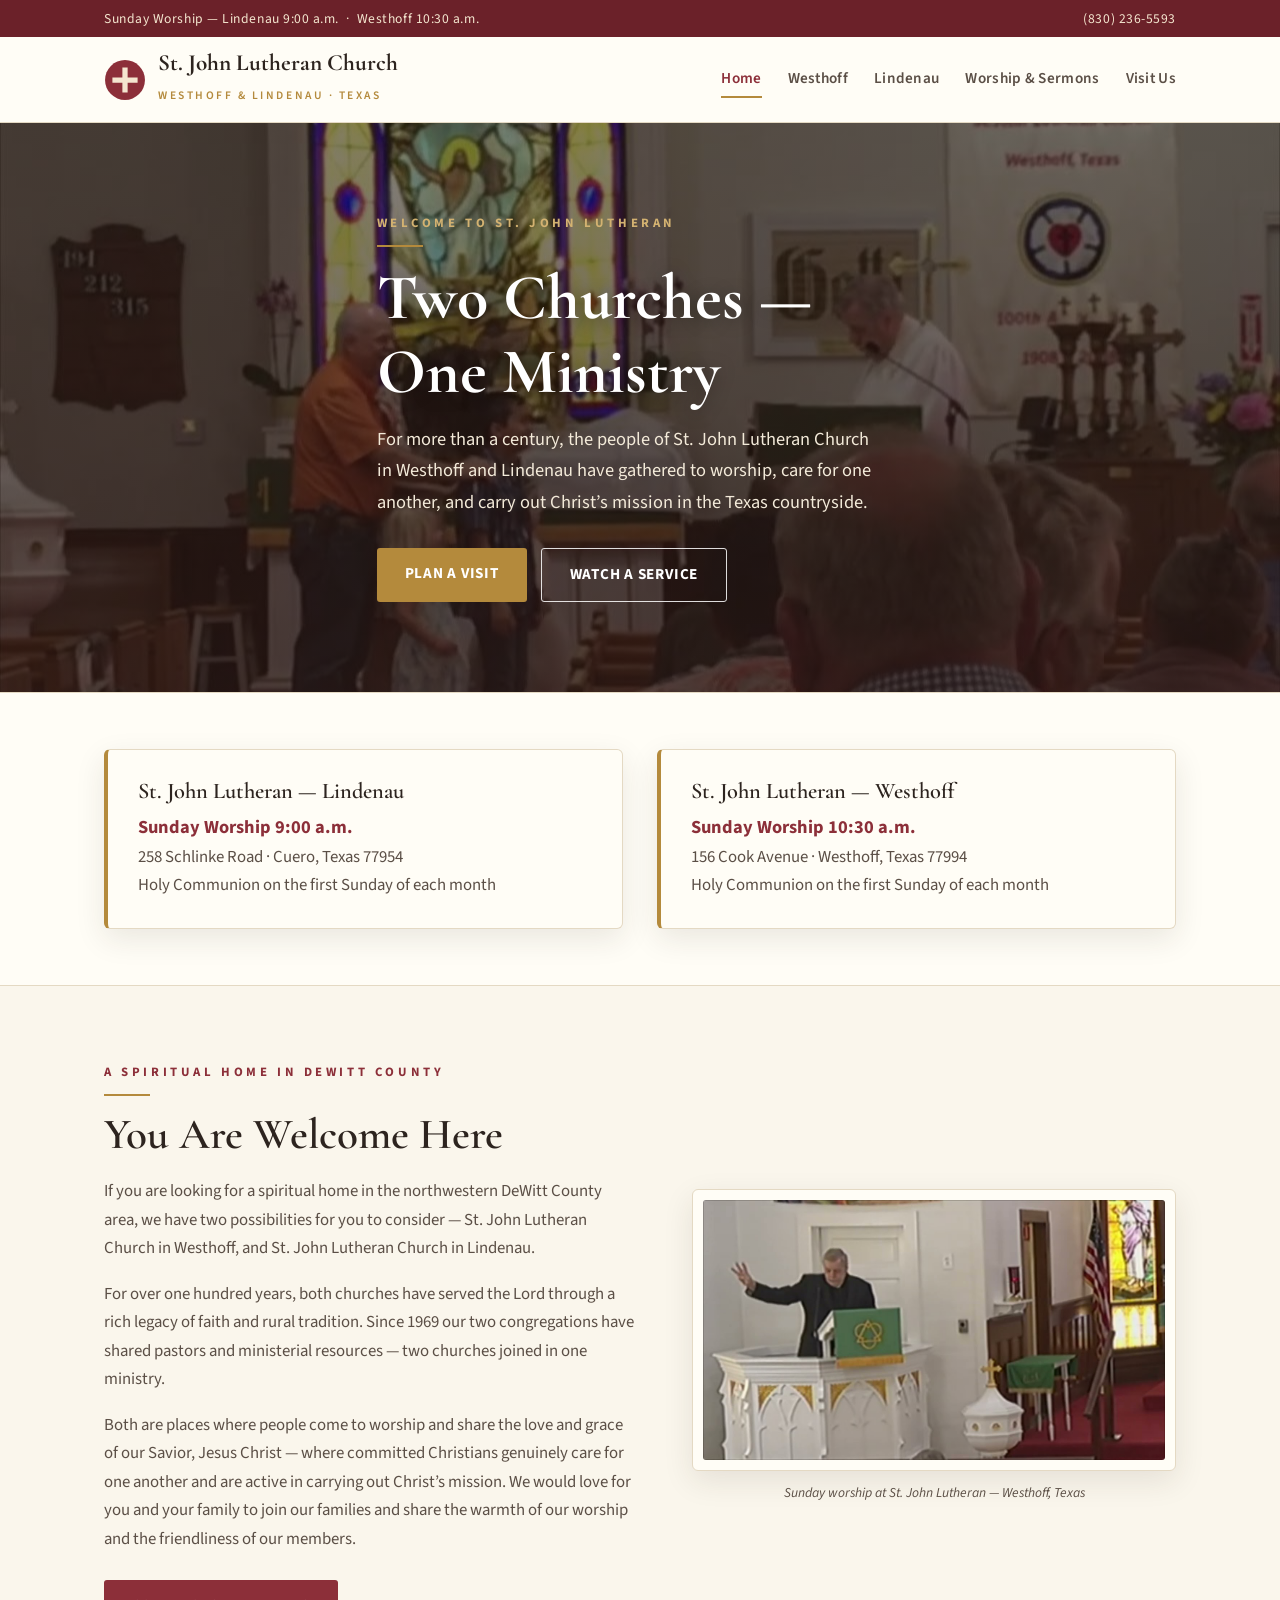
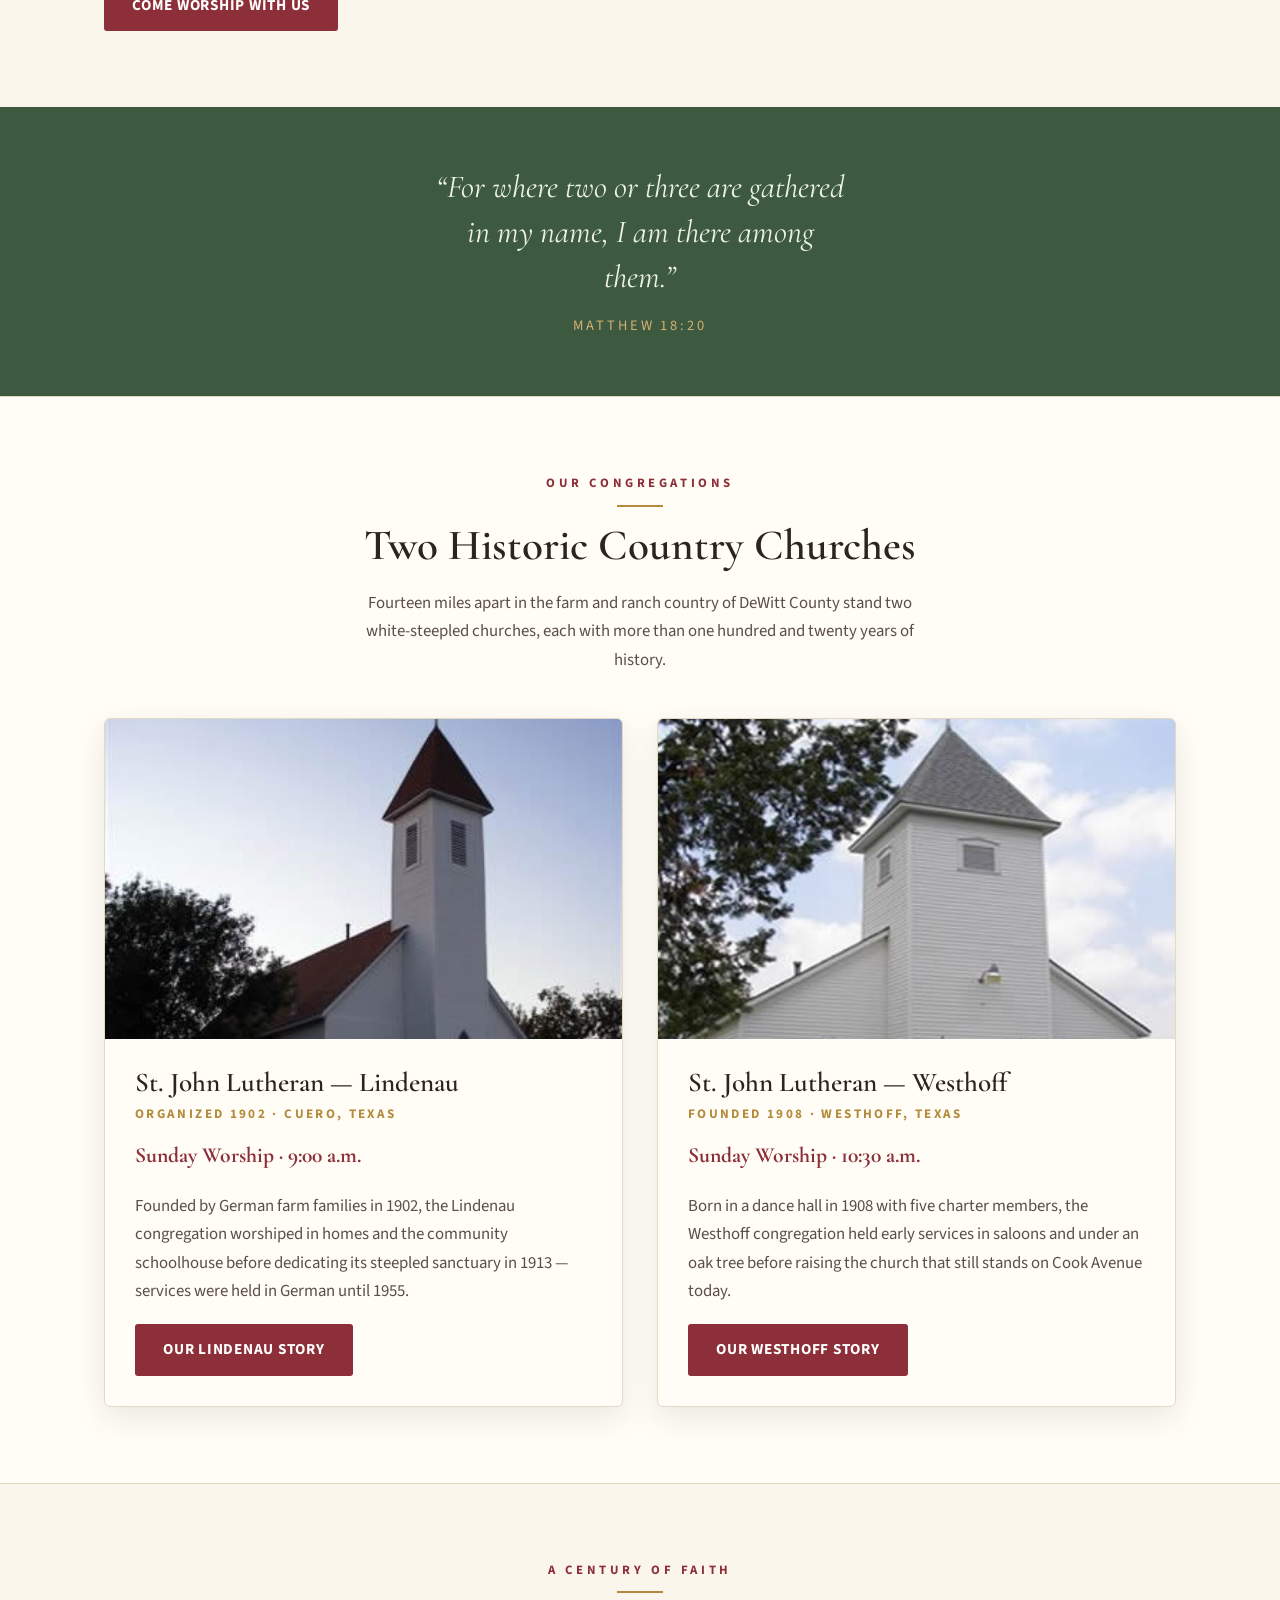
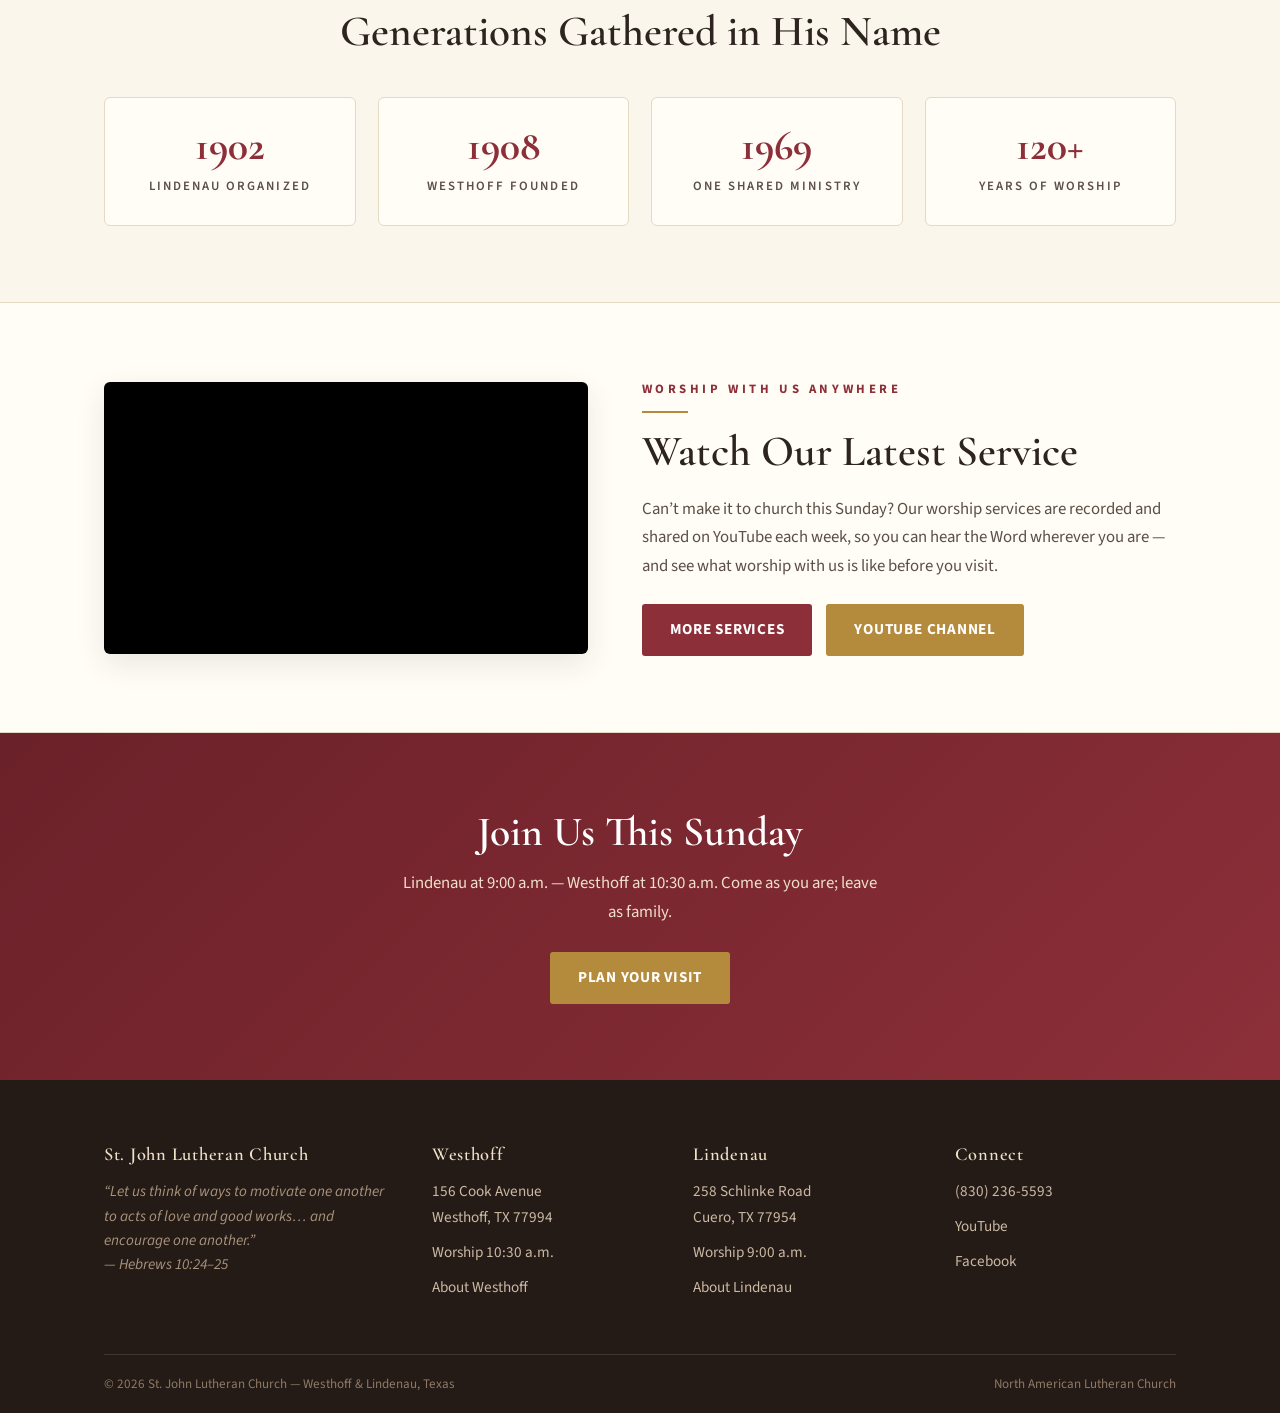
<file: index.html>
<!DOCTYPE html>
<html lang="en">
<head>
<meta charset="UTF-8">
<meta name="viewport" content="width=device-width, initial-scale=1.0">
<title>St. John Lutheran Church — Westhoff &amp; Lindenau, Texas</title>
<meta name="description" content="Two churches, one ministry. St. John Lutheran Church of Westhoff and Lindenau, Texas — serving northwestern DeWitt County with over a century of faith. Worship Sundays 9:00 a.m. at Lindenau and 10:30 a.m. at Westhoff.">
<meta property="og:title" content="St. John Lutheran Church — Westhoff &amp; Lindenau, Texas">
<meta property="og:description" content="Two churches, one ministry. Over a century of faith and rural tradition in DeWitt County, Texas.">
<meta property="og:image" content="images/altar-stained-glass.jpg">
<link rel="icon" href="data:image/svg+xml,%3Csvg xmlns='http://www.w3.org/2000/svg' viewBox='0 0 40 40'%3E%3Ccircle cx='20' cy='20' r='19' fill='%238c2f39'/%3E%3Cpath d='M17.5 8h5v9.5H32v5H22.5V32h-5V22.5H8v-5h9.5z' fill='%23f4e6cf'/%3E%3C/svg%3E">
<link rel="preconnect" href="https://fonts.googleapis.com">
<link rel="preconnect" href="https://fonts.gstatic.com" crossorigin>
<link href="https://fonts.googleapis.com/css2?family=Cormorant+Garamond:ital,wght@0,500;0,600;0,700;1,500&family=Source+Sans+3:ital,wght@0,400;0,600;0,700;1,400&display=swap" rel="stylesheet">
<link rel="stylesheet" href="styles.css">
</head>
<body>

<div class="topbar">
  <div class="container">
    <span class="times">Sunday Worship — Lindenau 9:00 a.m. &nbsp;·&nbsp; Westhoff 10:30 a.m.</span>
    <span><a href="tel:8302365593">(830) 236-5593</a></span>
  </div>
</div>

<header class="site">
  <div class="container">
    <a class="brand" href="index.html">
      <svg width="42" height="42" viewBox="0 0 40 40" aria-hidden="true"><circle cx="20" cy="20" r="19" fill="#8c2f39"/><path d="M17.5 8h5v9.5H32v5H22.5V32h-5V22.5H8v-5h9.5z" fill="#f4e6cf"/></svg>
      <span>
        <span class="name">St. John Lutheran Church</span><br>
        <span class="sub">Westhoff &amp; Lindenau · Texas</span>
      </span>
    </a>
    <button class="nav-toggle" aria-label="Menu" onclick="document.querySelector('nav.main').classList.toggle('open')">
      <span></span><span></span><span></span>
    </button>
    <nav class="main">
      <a href="index.html" class="active">Home</a>
      <a href="westhoff.html">Westhoff</a>
      <a href="lindenau.html">Lindenau</a>
      <a href="worship.html">Worship &amp; Sermons</a>
      <a href="contact.html">Visit Us</a>
    </nav>
  </div>
</header>

<div class="hero" style="background-image:url('images/altar-stained-glass.jpg')">
  <div class="container">
    <span class="kicker" style="color:#d3b271">Welcome to St. John Lutheran</span>
    <h1>Two Churches — One Ministry</h1>
    <p class="lead">For more than a century, the people of St. John Lutheran Church in Westhoff and Lindenau have gathered to worship, care for one another, and carry out Christ&rsquo;s mission in the Texas countryside.</p>
    <div class="actions">
      <a class="btn btn-gold" href="contact.html">Plan a Visit</a>
      <a class="btn btn-outline" href="worship.html">Watch a Service</a>
    </div>
  </div>
</div>

<section class="tight alt">
  <div class="container grid-2">
    <div class="info-card">
      <h3>St. John Lutheran — Lindenau</h3>
      <p><strong style="color:var(--red); font-size:1.15rem;">Sunday Worship 9:00 a.m.</strong><br>
      258 Schlinke Road · Cuero, Texas 77954<br>
      Holy Communion on the first Sunday of each month</p>
    </div>
    <div class="info-card">
      <h3>St. John Lutheran — Westhoff</h3>
      <p><strong style="color:var(--red); font-size:1.15rem;">Sunday Worship 10:30 a.m.</strong><br>
      156 Cook Avenue · Westhoff, Texas 77994<br>
      Holy Communion on the first Sunday of each month</p>
    </div>
  </div>
</section>

<section>
  <div class="container split">
    <div>
      <span class="kicker">A Spiritual Home in DeWitt County</span>
      <h2 class="title">You Are Welcome Here</h2>
      <div class="prose">
        <p>If you are looking for a spiritual home in the northwestern DeWitt County area, we have two possibilities for you to consider — St. John Lutheran Church in Westhoff, and St. John Lutheran Church in Lindenau.</p>
        <p>For over one hundred years, both churches have served the Lord through a rich legacy of faith and rural tradition. Since 1969 our two congregations have shared pastors and ministerial resources — two churches joined in one ministry.</p>
        <p>Both are places where people come to worship and share the love and grace of our Savior, Jesus Christ — where committed Christians genuinely care for one another and are active in carrying out Christ&rsquo;s mission. We would love for you and your family to join our families and share the warmth of our worship and the friendliness of our members.</p>
      </div>
      <div class="actions" style="margin-top:26px">
        <a class="btn btn-red" href="contact.html">Come Worship With Us</a>
      </div>
    </div>
    <div>
      <div class="frame">
        <img src="images/sanctuary-pulpit-green.jpg" alt="Pastor Jan Putnam preaching from the historic pulpit at St. John Lutheran Church" loading="lazy">
      </div>
      <p class="caption">Sunday worship at St. John Lutheran — Westhoff, Texas</p>
    </div>
  </div>
</section>

<div class="verse-band">
  <div class="container">
    <blockquote>&ldquo;For where two or three are gathered in my name, I am there among them.&rdquo;</blockquote>
    <cite>Matthew 18:20</cite>
  </div>
</div>

<section class="alt">
  <div class="container">
    <div class="center" style="margin-bottom:44px">
      <span class="kicker">Our Congregations</span>
      <h2 class="title">Two Historic Country Churches</h2>
      <p class="prose">Fourteen miles apart in the farm and ranch country of DeWitt County stand two white-steepled churches, each with more than one hundred and twenty years of history.</p>
    </div>
    <div class="grid-2">
      <div class="church-card">
        <div class="img-wrap"><img src="images/lindenau-church.jpg" alt="St. John Lutheran Church, Lindenau, Texas at sunset" loading="lazy"></div>
        <div class="body">
          <h3>St. John Lutheran — Lindenau</h3>
          <div class="where">Organized 1902 · Cuero, Texas</div>
          <div class="time">Sunday Worship · 9:00 a.m.</div>
          <p>Founded by German farm families in 1902, the Lindenau congregation worshiped in homes and the community schoolhouse before dedicating its steepled sanctuary in 1913 — services were held in German until 1955.</p>
          <a class="btn btn-red" href="lindenau.html">Our Lindenau Story</a>
        </div>
      </div>
      <div class="church-card">
        <div class="img-wrap"><img src="images/westhoff-church.jpg" alt="St. John Lutheran Church, Westhoff, Texas" loading="lazy"></div>
        <div class="body">
          <h3>St. John Lutheran — Westhoff</h3>
          <div class="where">Founded 1908 · Westhoff, Texas</div>
          <div class="time">Sunday Worship · 10:30 a.m.</div>
          <p>Born in a dance hall in 1908 with five charter members, the Westhoff congregation held early services in saloons and under an oak tree before raising the church that still stands on Cook Avenue today.</p>
          <a class="btn btn-red" href="westhoff.html">Our Westhoff Story</a>
        </div>
      </div>
    </div>
  </div>
</section>

<section>
  <div class="container">
    <div class="center" style="margin-bottom:40px">
      <span class="kicker">A Century of Faith</span>
      <h2 class="title">Generations Gathered in His Name</h2>
    </div>
    <div class="stats">
      <div class="stat"><div class="num">1902</div><div class="lbl">Lindenau Organized</div></div>
      <div class="stat"><div class="num">1908</div><div class="lbl">Westhoff Founded</div></div>
      <div class="stat"><div class="num">1969</div><div class="lbl">One Shared Ministry</div></div>
      <div class="stat"><div class="num">120+</div><div class="lbl">Years of Worship</div></div>
    </div>
  </div>
</section>

<section class="alt">
  <div class="container split rev">
    <div>
      <div class="video">
        <iframe src="https://www.youtube-nocookie.com/embed/Yas7yvi9U6o" title="Sixth Sunday after Pentecost — St. John Lutheran" loading="lazy" allowfullscreen></iframe>
      </div>
    </div>
    <div>
      <span class="kicker">Worship With Us Anywhere</span>
      <h2 class="title">Watch Our Latest Service</h2>
      <div class="prose">
        <p>Can&rsquo;t make it to church this Sunday? Our worship services are recorded and shared on YouTube each week, so you can hear the Word wherever you are — and see what worship with us is like before you visit.</p>
      </div>
      <div class="actions" style="margin-top:24px; display:flex; gap:14px; flex-wrap:wrap;">
        <a class="btn btn-red" href="worship.html">More Services</a>
        <a class="btn btn-gold" href="https://www.youtube.com/@stjohnlutheranwl4868" target="_blank" rel="noopener">YouTube Channel</a>
      </div>
    </div>
  </div>
</section>

<section class="cta-band">
  <div class="container">
    <h2>Join Us This Sunday</h2>
    <p>Lindenau at 9:00 a.m. — Westhoff at 10:30 a.m. Come as you are; leave as family.</p>
    <a class="btn btn-gold" href="contact.html">Plan Your Visit</a>
  </div>
</section>

<footer class="site">
  <div class="container">
    <div class="cols">
      <div>
        <h4>St. John Lutheran Church</h4>
        <p class="verse">&ldquo;Let us think of ways to motivate one another to acts of love and good works&hellip; and encourage one another.&rdquo;<br>— Hebrews 10:24–25</p>
      </div>
      <div>
        <h4>Westhoff</h4>
        <ul>
          <li>156 Cook Avenue<br>Westhoff, TX 77994</li>
          <li>Worship 10:30 a.m.</li>
          <li><a href="westhoff.html">About Westhoff</a></li>
        </ul>
      </div>
      <div>
        <h4>Lindenau</h4>
        <ul>
          <li>258 Schlinke Road<br>Cuero, TX 77954</li>
          <li>Worship 9:00 a.m.</li>
          <li><a href="lindenau.html">About Lindenau</a></li>
        </ul>
      </div>
      <div>
        <h4>Connect</h4>
        <ul>
          <li><a href="tel:8302365593">(830) 236-5593</a></li>
          <li><a href="https://www.youtube.com/@stjohnlutheranwl4868" target="_blank" rel="noopener">YouTube</a></li>
          <li><a href="https://www.facebook.com/people/St-John-Lutheran-of-Westhoff/100069569332849/" target="_blank" rel="noopener">Facebook</a></li>
        </ul>
      </div>
    </div>
    <div class="foot-bottom">
      <span>&copy; 2026 St. John Lutheran Church — Westhoff &amp; Lindenau, Texas</span>
      <span>North American Lutheran Church</span>
    </div>
  </div>
</footer>

  <!-- Demo tracking (CRM → Demo Tracking). Remove at go-live. -->
  <script async src="https://www.elijahdesent.com/demo.js"></script>
</body>
</html>
</file>
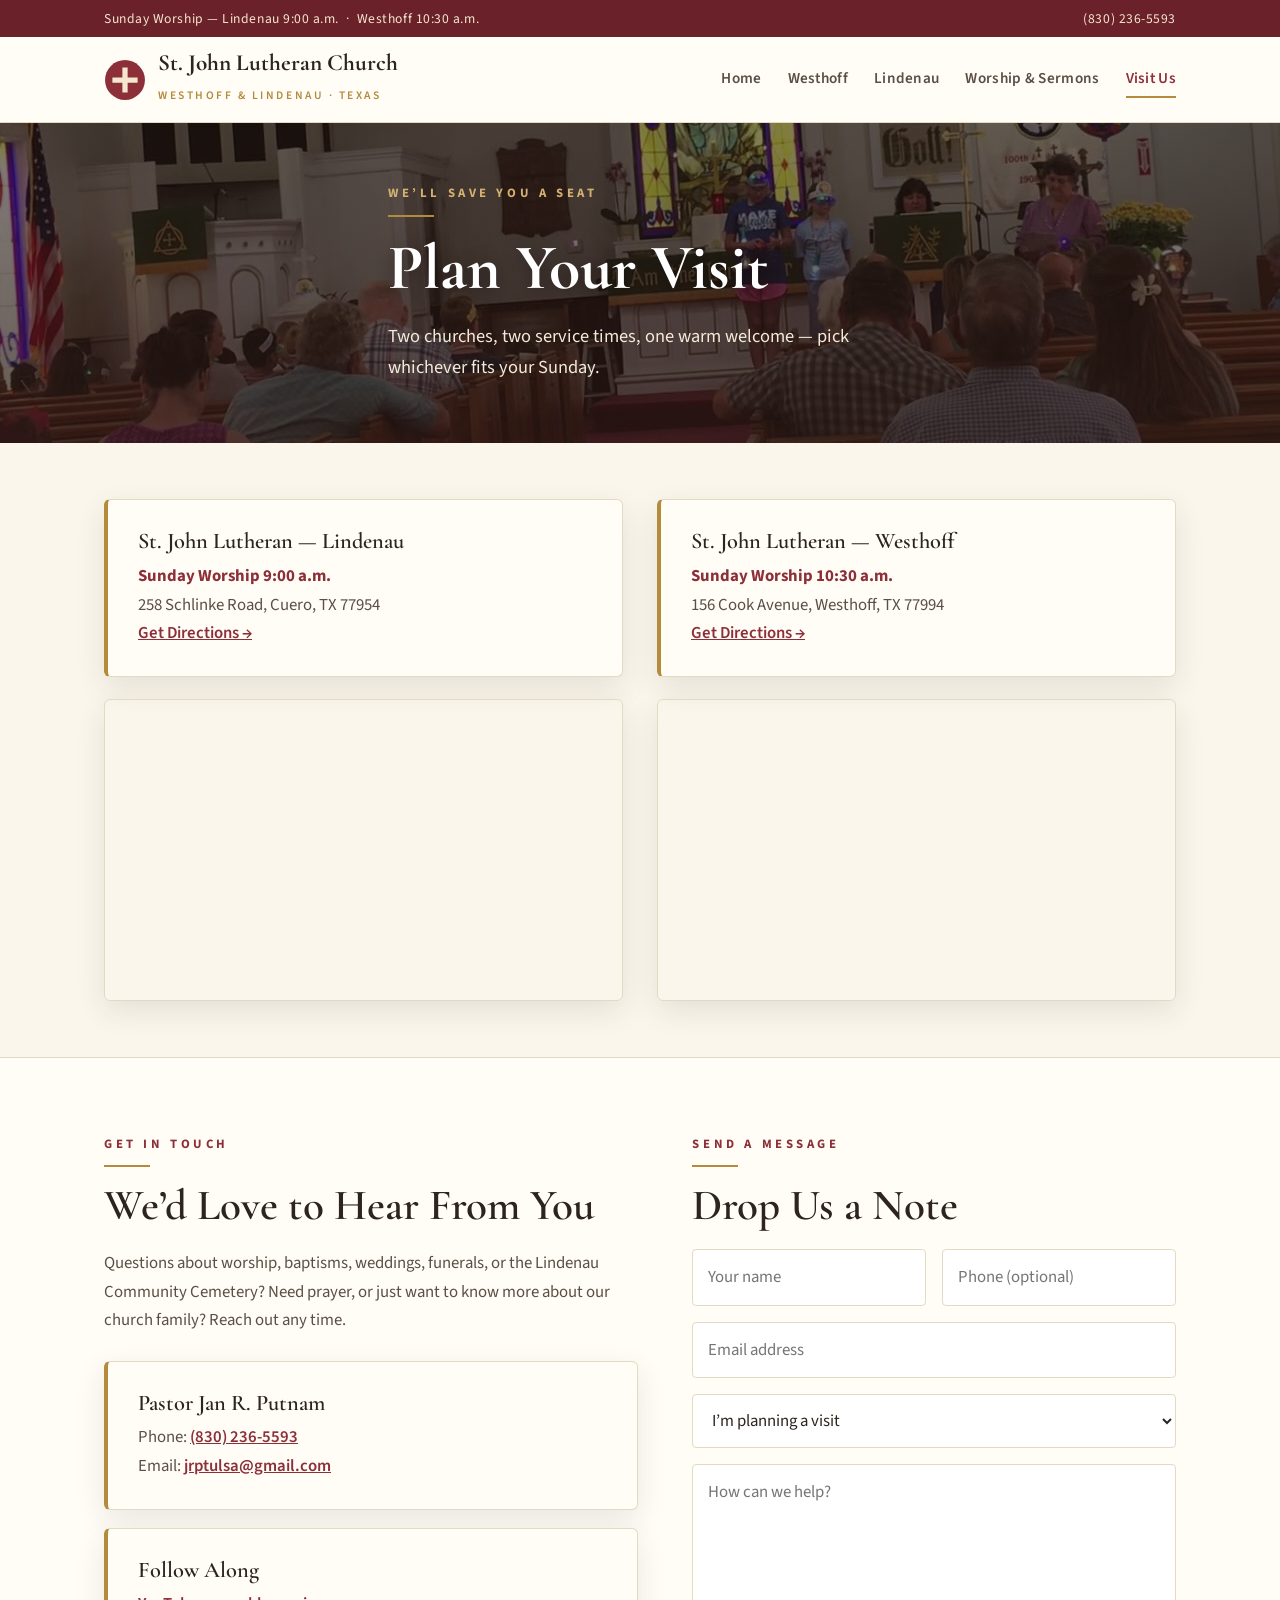
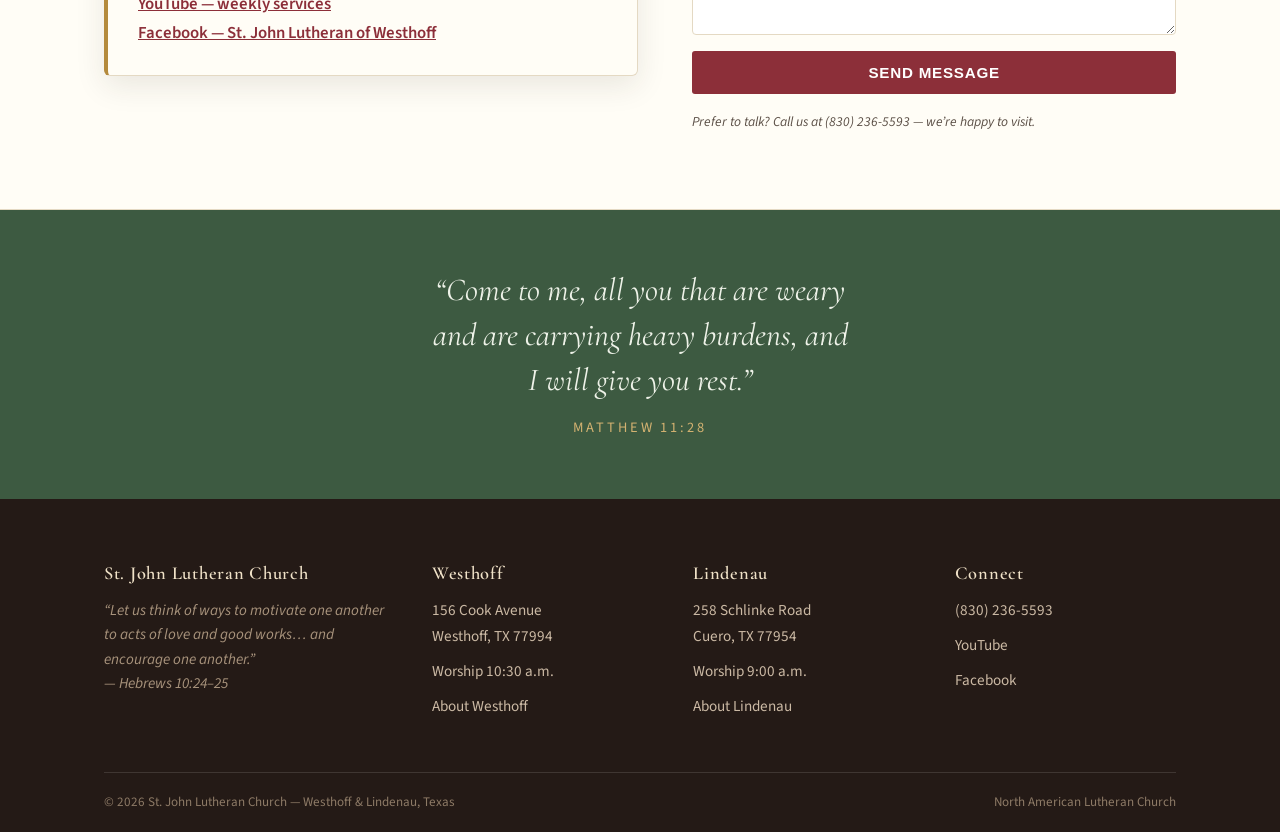
<file: contact.html>
<!DOCTYPE html>
<html lang="en">
<head>
<meta charset="UTF-8">
<meta name="viewport" content="width=device-width, initial-scale=1.0">
<title>Visit Us | St. John Lutheran Church — Westhoff &amp; Lindenau, Texas</title>
<meta name="description" content="Plan your visit to St. John Lutheran Church. Worship Sundays at 9:00 a.m. in Lindenau and 10:30 a.m. in Westhoff, Texas. Contact Pastor Jan R. Putnam at (830) 236-5593.">
<link rel="icon" href="data:image/svg+xml,%3Csvg xmlns='http://www.w3.org/2000/svg' viewBox='0 0 40 40'%3E%3Ccircle cx='20' cy='20' r='19' fill='%238c2f39'/%3E%3Cpath d='M17.5 8h5v9.5H32v5H22.5V32h-5V22.5H8v-5h9.5z' fill='%23f4e6cf'/%3E%3C/svg%3E">
<link rel="preconnect" href="https://fonts.googleapis.com">
<link rel="preconnect" href="https://fonts.gstatic.com" crossorigin>
<link href="https://fonts.googleapis.com/css2?family=Cormorant+Garamond:ital,wght@0,500;0,600;0,700;1,500&family=Source+Sans+3:ital,wght@0,400;0,600;0,700;1,400&display=swap" rel="stylesheet">
<link rel="stylesheet" href="styles.css">
</head>
<body>

<div class="topbar">
  <div class="container">
    <span class="times">Sunday Worship — Lindenau 9:00 a.m. &nbsp;·&nbsp; Westhoff 10:30 a.m.</span>
    <span><a href="tel:8302365593">(830) 236-5593</a></span>
  </div>
</div>

<header class="site">
  <div class="container">
    <a class="brand" href="index.html">
      <svg width="42" height="42" viewBox="0 0 40 40" aria-hidden="true"><circle cx="20" cy="20" r="19" fill="#8c2f39"/><path d="M17.5 8h5v9.5H32v5H22.5V32h-5V22.5H8v-5h9.5z" fill="#f4e6cf"/></svg>
      <span>
        <span class="name">St. John Lutheran Church</span><br>
        <span class="sub">Westhoff &amp; Lindenau · Texas</span>
      </span>
    </a>
    <button class="nav-toggle" aria-label="Menu" onclick="document.querySelector('nav.main').classList.toggle('open')">
      <span></span><span></span><span></span>
    </button>
    <nav class="main">
      <a href="index.html">Home</a>
      <a href="westhoff.html">Westhoff</a>
      <a href="lindenau.html">Lindenau</a>
      <a href="worship.html">Worship &amp; Sermons</a>
      <a href="contact.html" class="active">Visit Us</a>
    </nav>
  </div>
</header>

<div class="hero small" style="background-image:url('images/vbs-program.jpg')">
  <div class="container">
    <span class="kicker" style="color:#d3b271">We&rsquo;ll Save You a Seat</span>
    <h1>Plan Your Visit</h1>
    <p class="lead">Two churches, two service times, one warm welcome — pick whichever fits your Sunday.</p>
  </div>
</div>

<section class="tight">
  <div class="container grid-2">
    <div>
      <div class="info-card" style="margin-bottom:22px">
        <h3>St. John Lutheran — Lindenau</h3>
        <p><strong style="color:var(--red)">Sunday Worship 9:00 a.m.</strong><br>
        258 Schlinke Road, Cuero, TX 77954<br>
        <a href="https://maps.google.com/?q=St+John+Lutheran+Church,+258+Schlinke+Rd,+Cuero,+TX+77954" target="_blank" rel="noopener">Get Directions →</a></p>
      </div>
      <div class="map-embed">
        <iframe src="https://maps.google.com/maps?q=St%20John%20Lutheran%20Church%2C%20258%20Schlinke%20Rd%2C%20Cuero%2C%20TX%2077954&output=embed" title="Map to St. John Lutheran Church Lindenau" loading="lazy"></iframe>
      </div>
    </div>
    <div>
      <div class="info-card" style="margin-bottom:22px">
        <h3>St. John Lutheran — Westhoff</h3>
        <p><strong style="color:var(--red)">Sunday Worship 10:30 a.m.</strong><br>
        156 Cook Avenue, Westhoff, TX 77994<br>
        <a href="https://maps.google.com/?q=St+John+Lutheran+Church,+156+Cook+Ave,+Westhoff,+TX+77994" target="_blank" rel="noopener">Get Directions →</a></p>
      </div>
      <div class="map-embed">
        <iframe src="https://maps.google.com/maps?q=St%20John%20Lutheran%20Church%2C%20156%20Cook%20Ave%2C%20Westhoff%2C%20TX%2077994&output=embed" title="Map to St. John Lutheran Church Westhoff" loading="lazy"></iframe>
      </div>
    </div>
  </div>
</section>

<section class="alt">
  <div class="container split" style="align-items:start">
    <div>
      <span class="kicker">Get in Touch</span>
      <h2 class="title">We&rsquo;d Love to Hear From You</h2>
      <div class="prose">
        <p>Questions about worship, baptisms, weddings, funerals, or the Lindenau Community Cemetery? Need prayer, or just want to know more about our church family? Reach out any time.</p>
      </div>
      <div class="info-card" style="margin-top:26px">
        <h3>Pastor Jan R. Putnam</h3>
        <p>
          Phone: <a href="tel:8302365593">(830) 236-5593</a><br>
          Email: <a href="mailto:jrptulsa@gmail.com">jrptulsa@gmail.com</a>
        </p>
      </div>
      <div class="info-card" style="margin-top:18px">
        <h3>Follow Along</h3>
        <p>
          <a href="https://www.youtube.com/@stjohnlutheranwl4868" target="_blank" rel="noopener">YouTube — weekly services</a><br>
          <a href="https://www.facebook.com/people/St-John-Lutheran-of-Westhoff/100069569332849/" target="_blank" rel="noopener">Facebook — St. John Lutheran of Westhoff</a>
        </p>
      </div>
    </div>
    <div>
      <span class="kicker">Send a Message</span>
      <h2 class="title">Drop Us a Note</h2>
      <form class="contact" onsubmit="event.preventDefault(); this.style.display='none'; document.getElementById('thanks').style.display='block';">
        <div class="row">
          <input type="text" name="name" placeholder="Your name" required>
          <input type="tel" name="phone" placeholder="Phone (optional)">
        </div>
        <input type="email" name="email" placeholder="Email address" required>
        <select name="topic">
          <option>I&rsquo;m planning a visit</option>
          <option>Prayer request</option>
          <option>Baptism, wedding, or funeral</option>
          <option>Cemetery inquiry</option>
          <option>Something else</option>
        </select>
        <textarea name="message" rows="5" placeholder="How can we help?" required></textarea>
        <button class="btn btn-red" type="submit" style="border:none; cursor:pointer;">Send Message</button>
        <p class="form-note">Prefer to talk? Call us at (830) 236-5593 — we&rsquo;re happy to visit.</p>
      </form>
      <div class="form-thanks" id="thanks">Thank you! Your message has been received, and we&rsquo;ll be in touch soon. God bless!</div>
    </div>
  </div>
</section>

<div class="verse-band">
  <div class="container">
    <blockquote>&ldquo;Come to me, all you that are weary and are carrying heavy burdens, and I will give you rest.&rdquo;</blockquote>
    <cite>Matthew 11:28</cite>
  </div>
</div>

<footer class="site">
  <div class="container">
    <div class="cols">
      <div>
        <h4>St. John Lutheran Church</h4>
        <p class="verse">&ldquo;Let us think of ways to motivate one another to acts of love and good works&hellip; and encourage one another.&rdquo;<br>— Hebrews 10:24–25</p>
      </div>
      <div>
        <h4>Westhoff</h4>
        <ul>
          <li>156 Cook Avenue<br>Westhoff, TX 77994</li>
          <li>Worship 10:30 a.m.</li>
          <li><a href="westhoff.html">About Westhoff</a></li>
        </ul>
      </div>
      <div>
        <h4>Lindenau</h4>
        <ul>
          <li>258 Schlinke Road<br>Cuero, TX 77954</li>
          <li>Worship 9:00 a.m.</li>
          <li><a href="lindenau.html">About Lindenau</a></li>
        </ul>
      </div>
      <div>
        <h4>Connect</h4>
        <ul>
          <li><a href="tel:8302365593">(830) 236-5593</a></li>
          <li><a href="https://www.youtube.com/@stjohnlutheranwl4868" target="_blank" rel="noopener">YouTube</a></li>
          <li><a href="https://www.facebook.com/people/St-John-Lutheran-of-Westhoff/100069569332849/" target="_blank" rel="noopener">Facebook</a></li>
        </ul>
      </div>
    </div>
    <div class="foot-bottom">
      <span>&copy; 2026 St. John Lutheran Church — Westhoff &amp; Lindenau, Texas</span>
      <span>North American Lutheran Church</span>
    </div>
  </div>
</footer>

  <!-- Demo tracking (CRM → Demo Tracking). Remove at go-live. -->
  <script async src="https://www.elijahdesent.com/demo.js"></script>
</body>
</html>
</file>
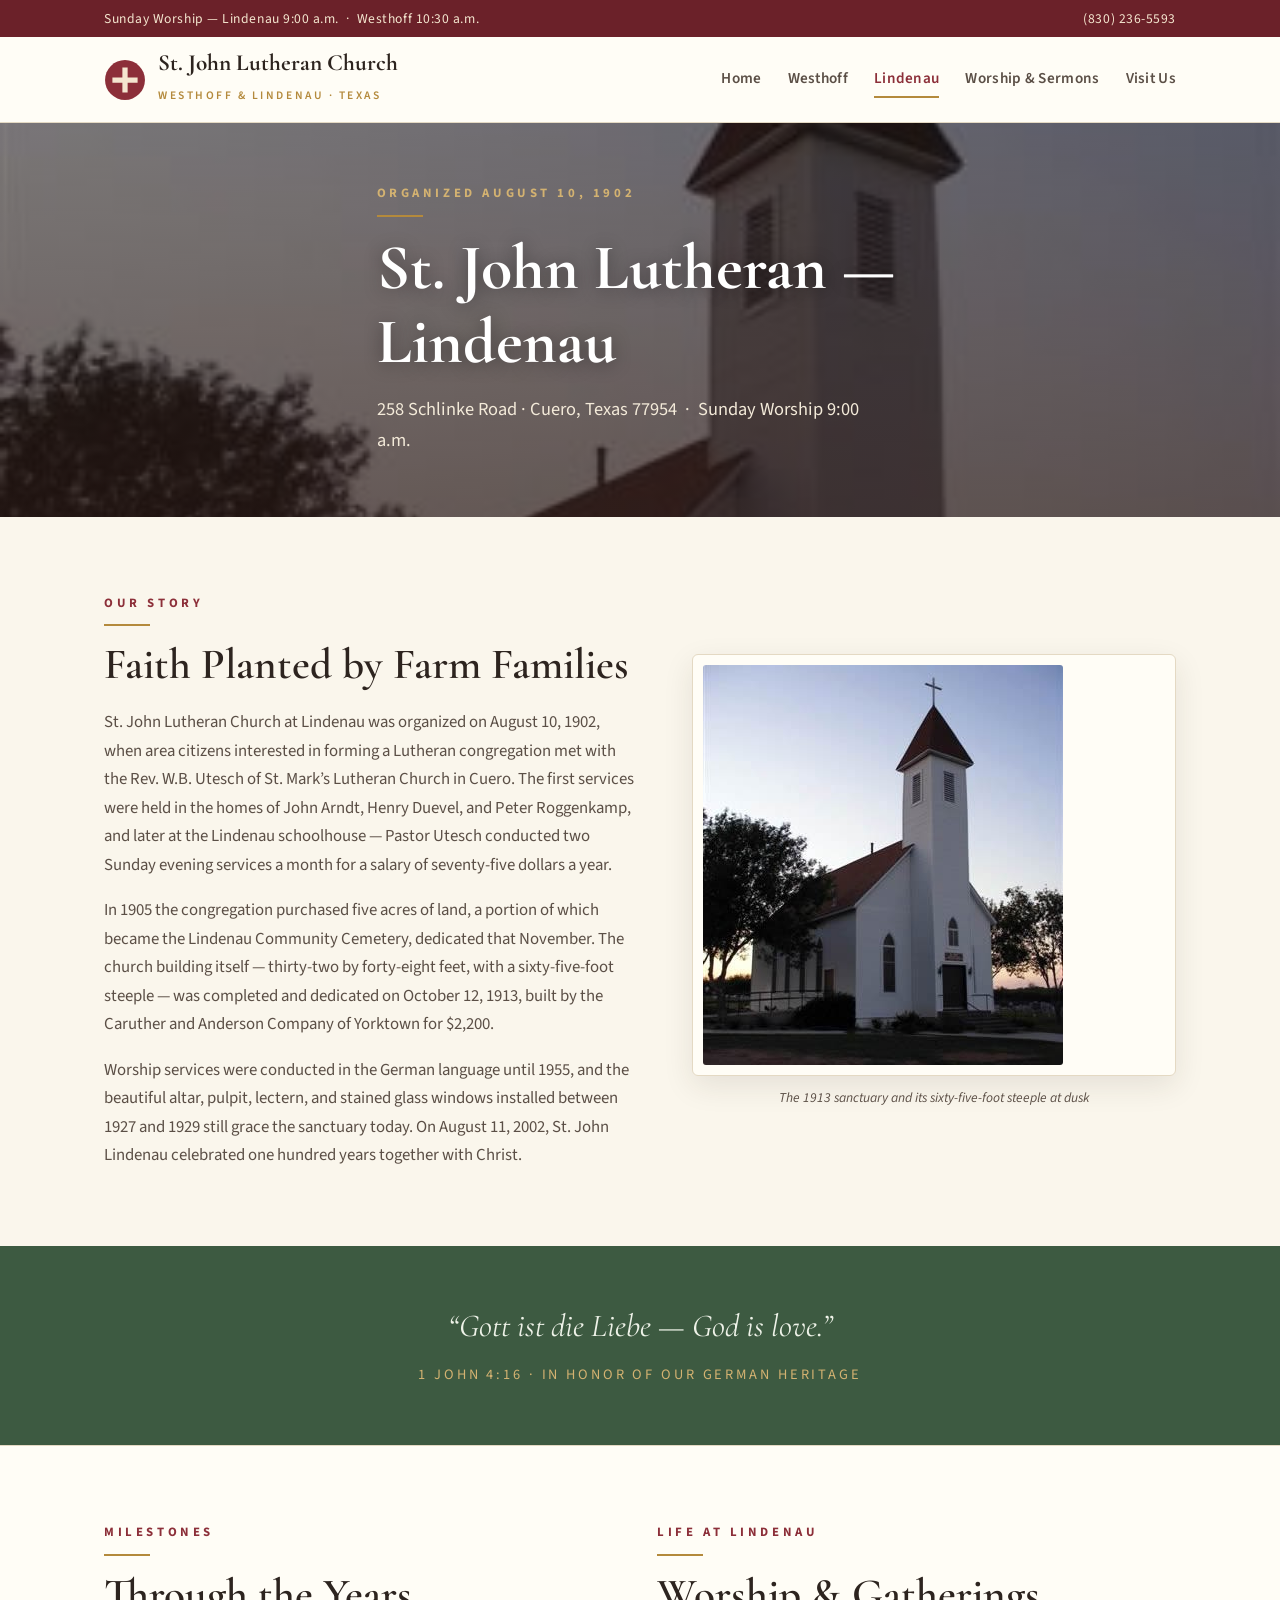
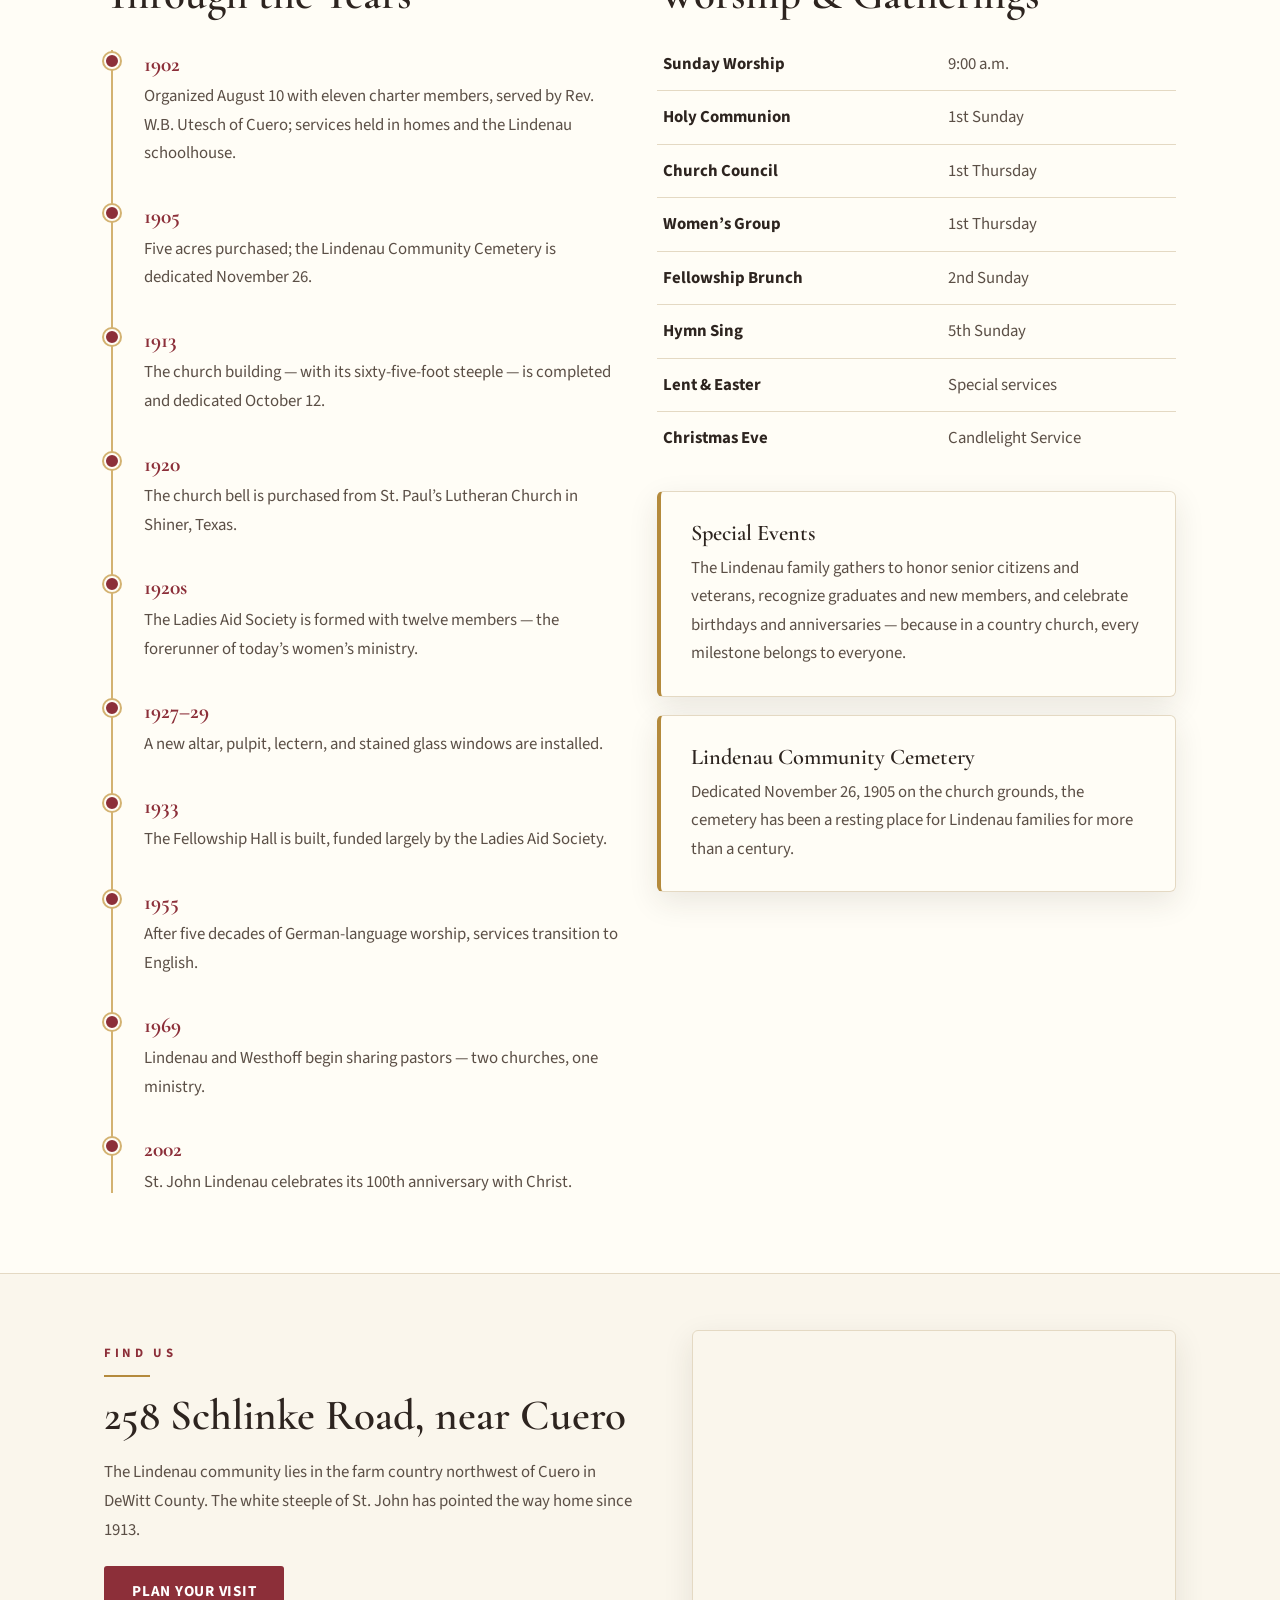
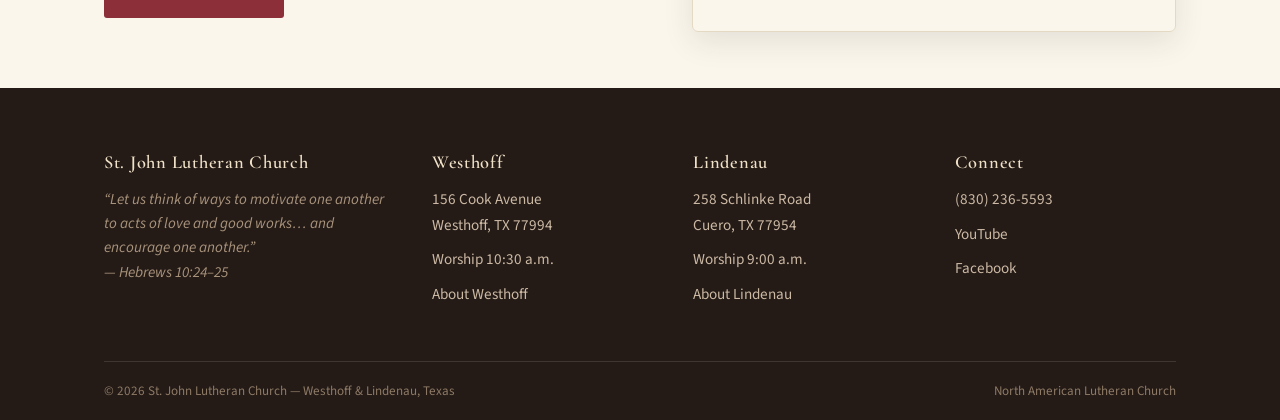
<file: lindenau.html>
<!DOCTYPE html>
<html lang="en">
<head>
<meta charset="UTF-8">
<meta name="viewport" content="width=device-width, initial-scale=1.0">
<title>St. John Lutheran — Lindenau, Texas | Our Story &amp; Worship</title>
<meta name="description" content="St. John Lutheran Church of Lindenau, Texas — organized 1902. Sunday worship 9:00 a.m. at 258 Schlinke Road near Cuero. German heritage, historic stained glass, and the Lindenau Community Cemetery.">
<link rel="icon" href="data:image/svg+xml,%3Csvg xmlns='http://www.w3.org/2000/svg' viewBox='0 0 40 40'%3E%3Ccircle cx='20' cy='20' r='19' fill='%238c2f39'/%3E%3Cpath d='M17.5 8h5v9.5H32v5H22.5V32h-5V22.5H8v-5h9.5z' fill='%23f4e6cf'/%3E%3C/svg%3E">
<link rel="preconnect" href="https://fonts.googleapis.com">
<link rel="preconnect" href="https://fonts.gstatic.com" crossorigin>
<link href="https://fonts.googleapis.com/css2?family=Cormorant+Garamond:ital,wght@0,500;0,600;0,700;1,500&family=Source+Sans+3:ital,wght@0,400;0,600;0,700;1,400&display=swap" rel="stylesheet">
<link rel="stylesheet" href="styles.css">
</head>
<body>

<div class="topbar">
  <div class="container">
    <span class="times">Sunday Worship — Lindenau 9:00 a.m. &nbsp;·&nbsp; Westhoff 10:30 a.m.</span>
    <span><a href="tel:8302365593">(830) 236-5593</a></span>
  </div>
</div>

<header class="site">
  <div class="container">
    <a class="brand" href="index.html">
      <svg width="42" height="42" viewBox="0 0 40 40" aria-hidden="true"><circle cx="20" cy="20" r="19" fill="#8c2f39"/><path d="M17.5 8h5v9.5H32v5H22.5V32h-5V22.5H8v-5h9.5z" fill="#f4e6cf"/></svg>
      <span>
        <span class="name">St. John Lutheran Church</span><br>
        <span class="sub">Westhoff &amp; Lindenau · Texas</span>
      </span>
    </a>
    <button class="nav-toggle" aria-label="Menu" onclick="document.querySelector('nav.main').classList.toggle('open')">
      <span></span><span></span><span></span>
    </button>
    <nav class="main">
      <a href="index.html">Home</a>
      <a href="westhoff.html">Westhoff</a>
      <a href="lindenau.html" class="active">Lindenau</a>
      <a href="worship.html">Worship &amp; Sermons</a>
      <a href="contact.html">Visit Us</a>
    </nav>
  </div>
</header>

<div class="hero small" style="background-image:url('images/lindenau-church.jpg'); background-position:center 30%;">
  <div class="container">
    <span class="kicker" style="color:#d3b271">Organized August 10, 1902</span>
    <h1>St. John Lutheran — Lindenau</h1>
    <p class="lead">258 Schlinke Road · Cuero, Texas 77954 &nbsp;·&nbsp; Sunday Worship 9:00 a.m.</p>
  </div>
</div>

<section>
  <div class="container split">
    <div>
      <span class="kicker">Our Story</span>
      <h2 class="title">Faith Planted by Farm Families</h2>
      <div class="prose">
        <p>St. John Lutheran Church at Lindenau was organized on August 10, 1902, when area citizens interested in forming a Lutheran congregation met with the Rev. W.B. Utesch of St. Mark&rsquo;s Lutheran Church in Cuero. The first services were held in the homes of John Arndt, Henry Duevel, and Peter Roggenkamp, and later at the Lindenau schoolhouse — Pastor Utesch conducted two Sunday evening services a month for a salary of seventy-five dollars a year.</p>
        <p>In 1905 the congregation purchased five acres of land, a portion of which became the Lindenau Community Cemetery, dedicated that November. The church building itself — thirty-two by forty-eight feet, with a sixty-five-foot steeple — was completed and dedicated on October 12, 1913, built by the Caruther and Anderson Company of Yorktown for $2,200.</p>
        <p>Worship services were conducted in the German language until 1955, and the beautiful altar, pulpit, lectern, and stained glass windows installed between 1927 and 1929 still grace the sanctuary today. On August 11, 2002, St. John Lindenau celebrated one hundred years together with Christ.</p>
      </div>
    </div>
    <div>
      <div class="frame">
        <img src="images/lindenau-church.jpg" alt="St. John Lutheran Church, Lindenau, Texas at dusk with its 65-foot steeple" loading="lazy">
      </div>
      <p class="caption">The 1913 sanctuary and its sixty-five-foot steeple at dusk</p>
    </div>
  </div>
</section>

<div class="verse-band">
  <div class="container">
    <blockquote>&ldquo;Gott ist die Liebe — God is love.&rdquo;</blockquote>
    <cite>1 John 4:16 · In honor of our German heritage</cite>
  </div>
</div>

<section class="alt">
  <div class="container grid-2" style="align-items:start">
    <div>
      <span class="kicker">Milestones</span>
      <h2 class="title">Through the Years</h2>
      <div class="timeline">
        <div class="tl-item"><div class="year">1902</div><p>Organized August 10 with eleven charter members, served by Rev. W.B. Utesch of Cuero; services held in homes and the Lindenau schoolhouse.</p></div>
        <div class="tl-item"><div class="year">1905</div><p>Five acres purchased; the Lindenau Community Cemetery is dedicated November 26.</p></div>
        <div class="tl-item"><div class="year">1913</div><p>The church building — with its sixty-five-foot steeple — is completed and dedicated October 12.</p></div>
        <div class="tl-item"><div class="year">1920</div><p>The church bell is purchased from St. Paul&rsquo;s Lutheran Church in Shiner, Texas.</p></div>
        <div class="tl-item"><div class="year">1920s</div><p>The Ladies Aid Society is formed with twelve members — the forerunner of today&rsquo;s women&rsquo;s ministry.</p></div>
        <div class="tl-item"><div class="year">1927–29</div><p>A new altar, pulpit, lectern, and stained glass windows are installed.</p></div>
        <div class="tl-item"><div class="year">1933</div><p>The Fellowship Hall is built, funded largely by the Ladies Aid Society.</p></div>
        <div class="tl-item"><div class="year">1955</div><p>After five decades of German-language worship, services transition to English.</p></div>
        <div class="tl-item"><div class="year">1969</div><p>Lindenau and Westhoff begin sharing pastors — two churches, one ministry.</p></div>
        <div class="tl-item"><div class="year">2002</div><p>St. John Lindenau celebrates its 100th anniversary with Christ.</p></div>
      </div>
    </div>
    <div>
      <span class="kicker">Life at Lindenau</span>
      <h2 class="title">Worship &amp; Gatherings</h2>
      <table class="sched">
        <tr><td>Sunday Worship</td><td>9:00 a.m.</td></tr>
        <tr><td>Holy Communion</td><td>1st Sunday</td></tr>
        <tr><td>Church Council</td><td>1st Thursday</td></tr>
        <tr><td>Women&rsquo;s Group</td><td>1st Thursday</td></tr>
        <tr><td>Fellowship Brunch</td><td>2nd Sunday</td></tr>
        <tr><td>Hymn Sing</td><td>5th Sunday</td></tr>
        <tr><td>Lent &amp; Easter</td><td>Special services</td></tr>
        <tr><td>Christmas Eve</td><td>Candlelight Service</td></tr>
      </table>
      <div class="info-card" style="margin-top:26px">
        <h3>Special Events</h3>
        <p>The Lindenau family gathers to honor senior citizens and veterans, recognize graduates and new members, and celebrate birthdays and anniversaries — because in a country church, every milestone belongs to everyone.</p>
      </div>
      <div class="info-card" style="margin-top:18px">
        <h3>Lindenau Community Cemetery</h3>
        <p>Dedicated November 26, 1905 on the church grounds, the cemetery has been a resting place for Lindenau families for more than a century.</p>
      </div>
    </div>
  </div>
</section>

<section class="tight">
  <div class="container split">
    <div>
      <span class="kicker">Find Us</span>
      <h2 class="title">258 Schlinke Road, near Cuero</h2>
      <div class="prose">
        <p>The Lindenau community lies in the farm country northwest of Cuero in DeWitt County. The white steeple of St. John has pointed the way home since 1913.</p>
      </div>
      <div class="actions" style="margin-top:22px">
        <a class="btn btn-red" href="contact.html">Plan Your Visit</a>
      </div>
    </div>
    <div class="map-embed">
      <iframe src="https://maps.google.com/maps?q=St%20John%20Lutheran%20Church%2C%20258%20Schlinke%20Rd%2C%20Cuero%2C%20TX%2077954&output=embed" title="Map to St. John Lutheran Church Lindenau" loading="lazy"></iframe>
    </div>
  </div>
</section>

<footer class="site">
  <div class="container">
    <div class="cols">
      <div>
        <h4>St. John Lutheran Church</h4>
        <p class="verse">&ldquo;Let us think of ways to motivate one another to acts of love and good works&hellip; and encourage one another.&rdquo;<br>— Hebrews 10:24–25</p>
      </div>
      <div>
        <h4>Westhoff</h4>
        <ul>
          <li>156 Cook Avenue<br>Westhoff, TX 77994</li>
          <li>Worship 10:30 a.m.</li>
          <li><a href="westhoff.html">About Westhoff</a></li>
        </ul>
      </div>
      <div>
        <h4>Lindenau</h4>
        <ul>
          <li>258 Schlinke Road<br>Cuero, TX 77954</li>
          <li>Worship 9:00 a.m.</li>
          <li><a href="lindenau.html">About Lindenau</a></li>
        </ul>
      </div>
      <div>
        <h4>Connect</h4>
        <ul>
          <li><a href="tel:8302365593">(830) 236-5593</a></li>
          <li><a href="https://www.youtube.com/@stjohnlutheranwl4868" target="_blank" rel="noopener">YouTube</a></li>
          <li><a href="https://www.facebook.com/people/St-John-Lutheran-of-Westhoff/100069569332849/" target="_blank" rel="noopener">Facebook</a></li>
        </ul>
      </div>
    </div>
    <div class="foot-bottom">
      <span>&copy; 2026 St. John Lutheran Church — Westhoff &amp; Lindenau, Texas</span>
      <span>North American Lutheran Church</span>
    </div>
  </div>
</footer>

  <!-- Demo tracking (CRM → Demo Tracking). Remove at go-live. -->
  <script async src="https://www.elijahdesent.com/demo.js"></script>
</body>
</html>
</file>
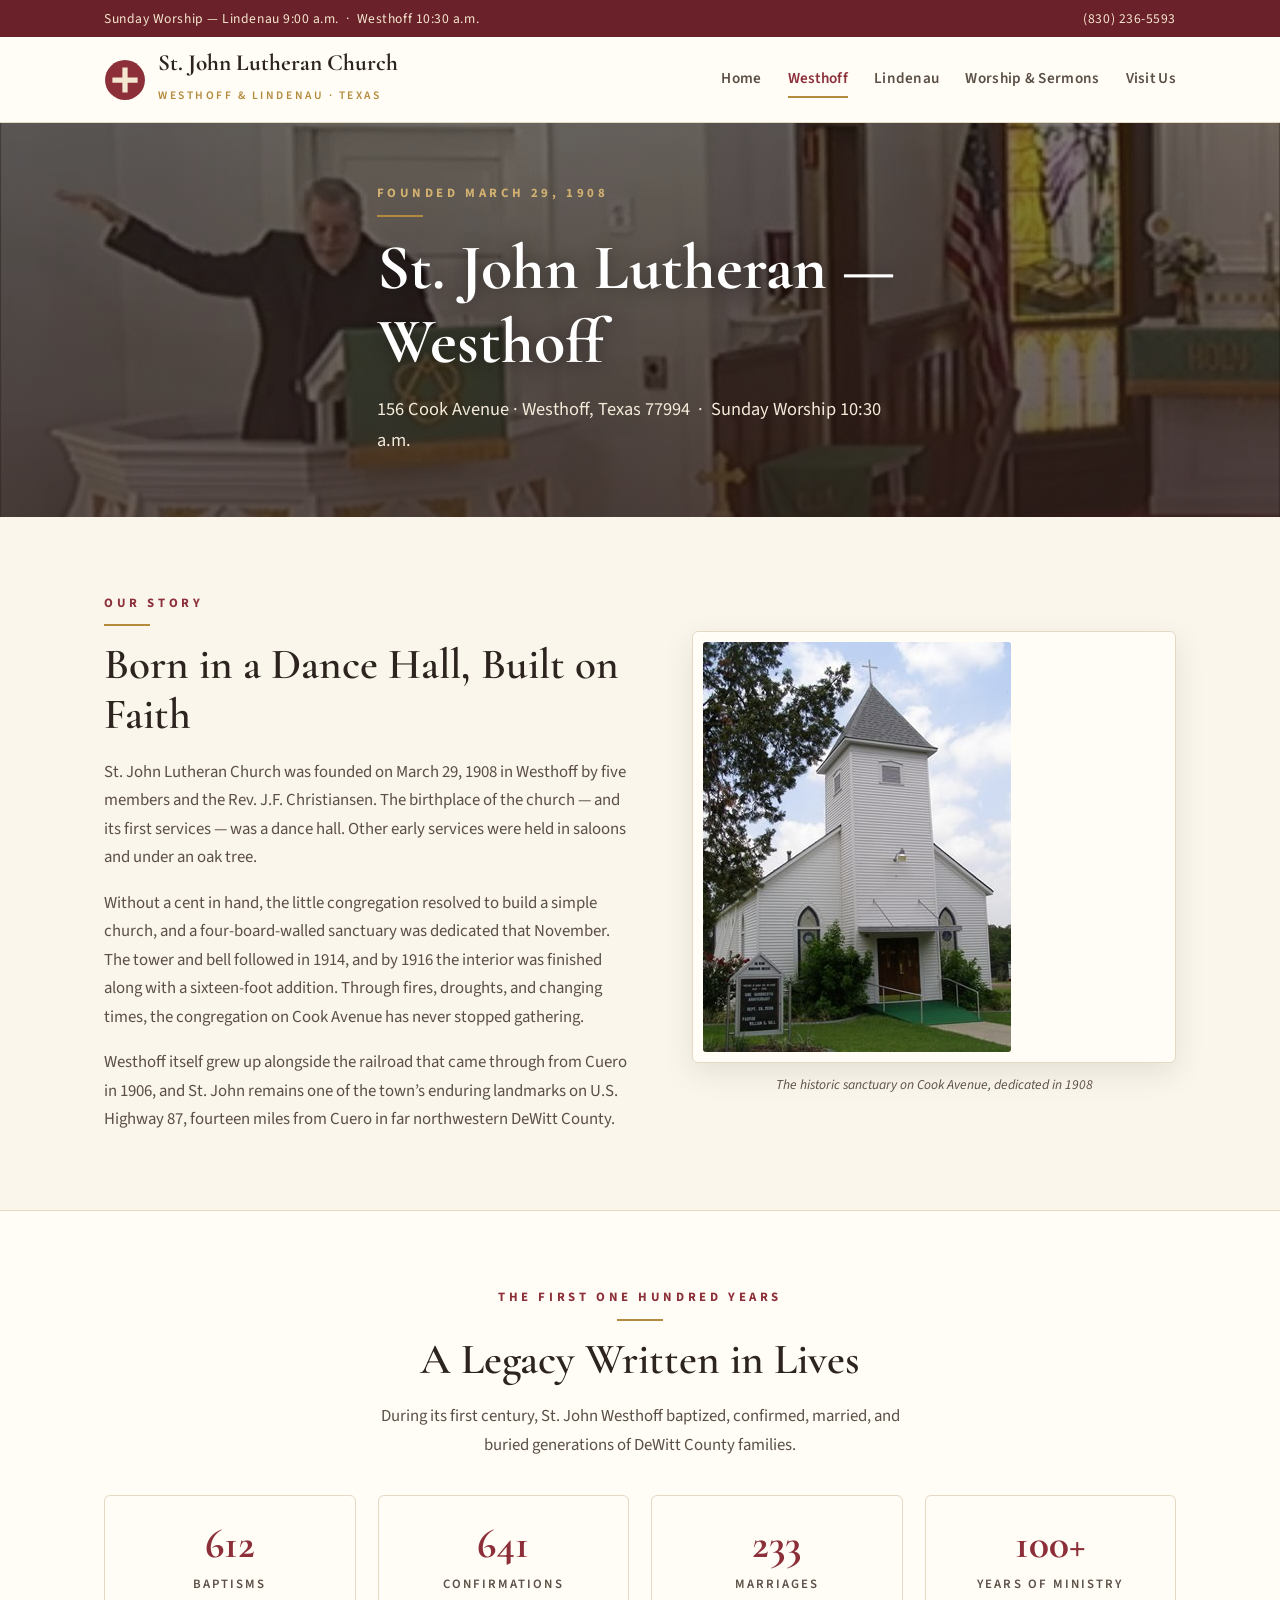
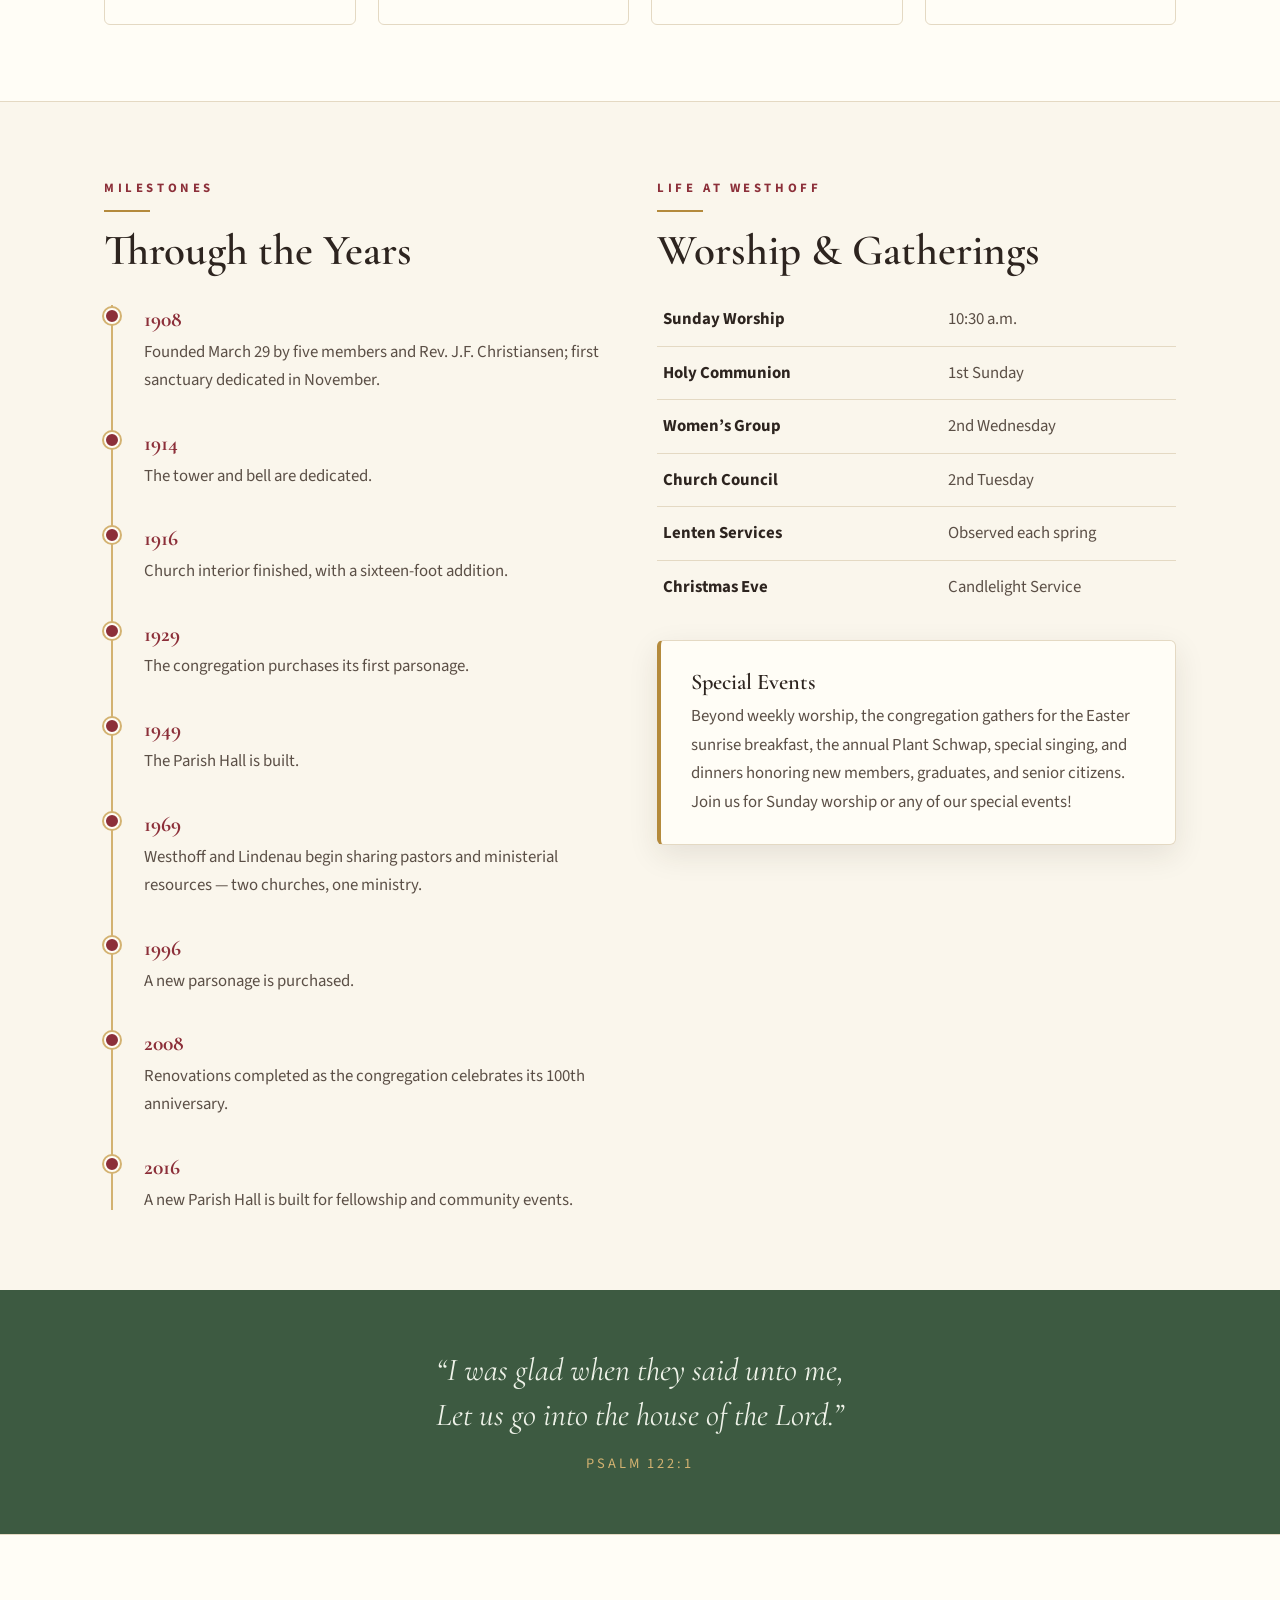
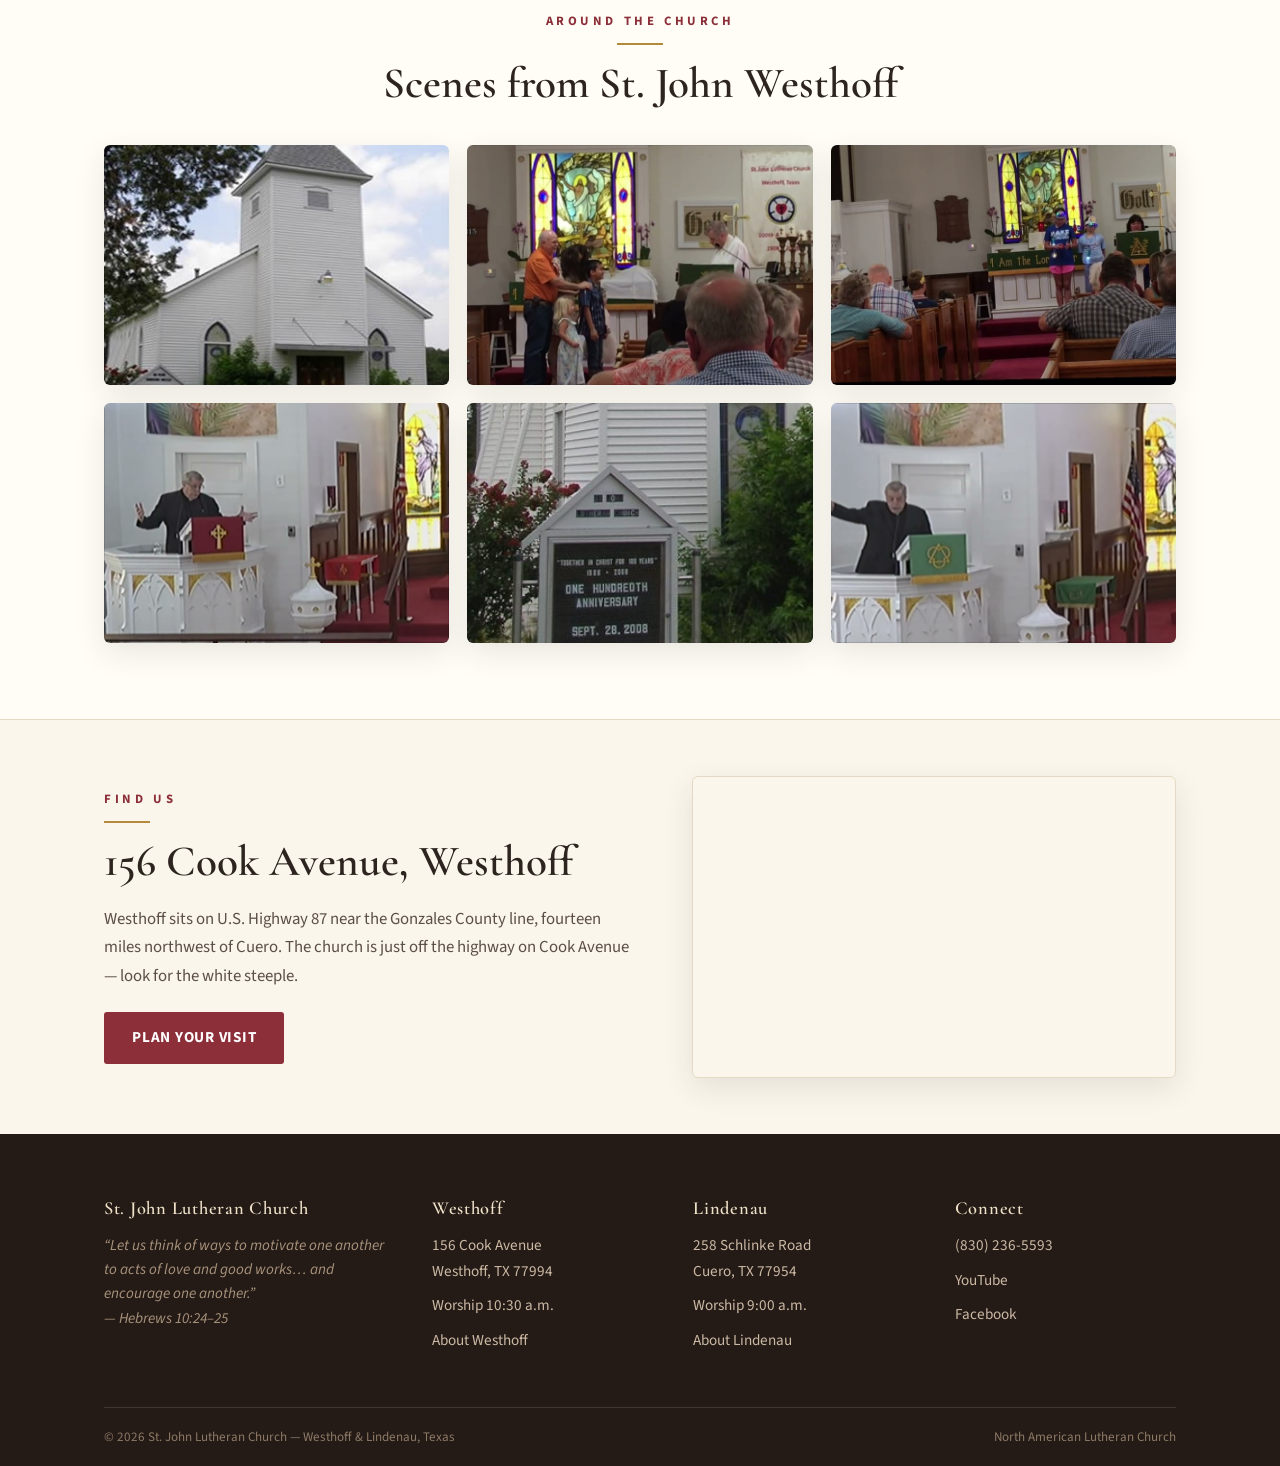
<file: westhoff.html>
<!DOCTYPE html>
<html lang="en">
<head>
<meta charset="UTF-8">
<meta name="viewport" content="width=device-width, initial-scale=1.0">
<title>St. John Lutheran — Westhoff, Texas | Our Story &amp; Worship</title>
<meta name="description" content="St. John Lutheran Church of Westhoff, Texas — founded 1908. Sunday worship 10:30 a.m. at 156 Cook Avenue. Over a century of faith on U.S. Highway 87 in DeWitt County.">
<link rel="icon" href="data:image/svg+xml,%3Csvg xmlns='http://www.w3.org/2000/svg' viewBox='0 0 40 40'%3E%3Ccircle cx='20' cy='20' r='19' fill='%238c2f39'/%3E%3Cpath d='M17.5 8h5v9.5H32v5H22.5V32h-5V22.5H8v-5h9.5z' fill='%23f4e6cf'/%3E%3C/svg%3E">
<link rel="preconnect" href="https://fonts.googleapis.com">
<link rel="preconnect" href="https://fonts.gstatic.com" crossorigin>
<link href="https://fonts.googleapis.com/css2?family=Cormorant+Garamond:ital,wght@0,500;0,600;0,700;1,500&family=Source+Sans+3:ital,wght@0,400;0,600;0,700;1,400&display=swap" rel="stylesheet">
<link rel="stylesheet" href="styles.css">
</head>
<body>

<div class="topbar">
  <div class="container">
    <span class="times">Sunday Worship — Lindenau 9:00 a.m. &nbsp;·&nbsp; Westhoff 10:30 a.m.</span>
    <span><a href="tel:8302365593">(830) 236-5593</a></span>
  </div>
</div>

<header class="site">
  <div class="container">
    <a class="brand" href="index.html">
      <svg width="42" height="42" viewBox="0 0 40 40" aria-hidden="true"><circle cx="20" cy="20" r="19" fill="#8c2f39"/><path d="M17.5 8h5v9.5H32v5H22.5V32h-5V22.5H8v-5h9.5z" fill="#f4e6cf"/></svg>
      <span>
        <span class="name">St. John Lutheran Church</span><br>
        <span class="sub">Westhoff &amp; Lindenau · Texas</span>
      </span>
    </a>
    <button class="nav-toggle" aria-label="Menu" onclick="document.querySelector('nav.main').classList.toggle('open')">
      <span></span><span></span><span></span>
    </button>
    <nav class="main">
      <a href="index.html">Home</a>
      <a href="westhoff.html" class="active">Westhoff</a>
      <a href="lindenau.html">Lindenau</a>
      <a href="worship.html">Worship &amp; Sermons</a>
      <a href="contact.html">Visit Us</a>
    </nav>
  </div>
</header>

<div class="hero small" style="background-image:url('images/sanctuary-preaching.jpg')">
  <div class="container">
    <span class="kicker" style="color:#d3b271">Founded March 29, 1908</span>
    <h1>St. John Lutheran — Westhoff</h1>
    <p class="lead">156 Cook Avenue · Westhoff, Texas 77994 &nbsp;·&nbsp; Sunday Worship 10:30 a.m.</p>
  </div>
</div>

<section>
  <div class="container split">
    <div>
      <span class="kicker">Our Story</span>
      <h2 class="title">Born in a Dance Hall, Built on Faith</h2>
      <div class="prose">
        <p>St. John Lutheran Church was founded on March 29, 1908 in Westhoff by five members and the Rev. J.F. Christiansen. The birthplace of the church — and its first services — was a dance hall. Other early services were held in saloons and under an oak tree.</p>
        <p>Without a cent in hand, the little congregation resolved to build a simple church, and a four-board-walled sanctuary was dedicated that November. The tower and bell followed in 1914, and by 1916 the interior was finished along with a sixteen-foot addition. Through fires, droughts, and changing times, the congregation on Cook Avenue has never stopped gathering.</p>
        <p>Westhoff itself grew up alongside the railroad that came through from Cuero in 1906, and St. John remains one of the town&rsquo;s enduring landmarks on U.S. Highway 87, fourteen miles from Cuero in far northwestern DeWitt County.</p>
      </div>
    </div>
    <div>
      <div class="frame">
        <img src="images/westhoff-church-2.jpg" alt="St. John Lutheran Church building in Westhoff, Texas" loading="lazy">
      </div>
      <p class="caption">The historic sanctuary on Cook Avenue, dedicated in 1908</p>
    </div>
  </div>
</section>

<section class="alt">
  <div class="container">
    <div class="center" style="margin-bottom:36px">
      <span class="kicker">The First One Hundred Years</span>
      <h2 class="title">A Legacy Written in Lives</h2>
      <p class="prose">During its first century, St. John Westhoff baptized, confirmed, married, and buried generations of DeWitt County families.</p>
    </div>
    <div class="stats">
      <div class="stat"><div class="num">612</div><div class="lbl">Baptisms</div></div>
      <div class="stat"><div class="num">641</div><div class="lbl">Confirmations</div></div>
      <div class="stat"><div class="num">233</div><div class="lbl">Marriages</div></div>
      <div class="stat"><div class="num">100+</div><div class="lbl">Years of Ministry</div></div>
    </div>
  </div>
</section>

<section>
  <div class="container grid-2" style="align-items:start">
    <div>
      <span class="kicker">Milestones</span>
      <h2 class="title">Through the Years</h2>
      <div class="timeline">
        <div class="tl-item"><div class="year">1908</div><p>Founded March 29 by five members and Rev. J.F. Christiansen; first sanctuary dedicated in November.</p></div>
        <div class="tl-item"><div class="year">1914</div><p>The tower and bell are dedicated.</p></div>
        <div class="tl-item"><div class="year">1916</div><p>Church interior finished, with a sixteen-foot addition.</p></div>
        <div class="tl-item"><div class="year">1929</div><p>The congregation purchases its first parsonage.</p></div>
        <div class="tl-item"><div class="year">1949</div><p>The Parish Hall is built.</p></div>
        <div class="tl-item"><div class="year">1969</div><p>Westhoff and Lindenau begin sharing pastors and ministerial resources — two churches, one ministry.</p></div>
        <div class="tl-item"><div class="year">1996</div><p>A new parsonage is purchased.</p></div>
        <div class="tl-item"><div class="year">2008</div><p>Renovations completed as the congregation celebrates its 100th anniversary.</p></div>
        <div class="tl-item"><div class="year">2016</div><p>A new Parish Hall is built for fellowship and community events.</p></div>
      </div>
    </div>
    <div>
      <span class="kicker">Life at Westhoff</span>
      <h2 class="title">Worship &amp; Gatherings</h2>
      <table class="sched">
        <tr><td>Sunday Worship</td><td>10:30 a.m.</td></tr>
        <tr><td>Holy Communion</td><td>1st Sunday</td></tr>
        <tr><td>Women&rsquo;s Group</td><td>2nd Wednesday</td></tr>
        <tr><td>Church Council</td><td>2nd Tuesday</td></tr>
        <tr><td>Lenten Services</td><td>Observed each spring</td></tr>
        <tr><td>Christmas Eve</td><td>Candlelight Service</td></tr>
      </table>
      <div class="info-card" style="margin-top:26px">
        <h3>Special Events</h3>
        <p>Beyond weekly worship, the congregation gathers for the Easter sunrise breakfast, the annual Plant Schwap, special singing, and dinners honoring new members, graduates, and senior citizens. Join us for Sunday worship or any of our special events!</p>
      </div>
    </div>
  </div>
</section>

<div class="verse-band">
  <div class="container">
    <blockquote>&ldquo;I was glad when they said unto me, Let us go into the house of the Lord.&rdquo;</blockquote>
    <cite>Psalm 122:1</cite>
  </div>
</div>

<section class="alt">
  <div class="container">
    <div class="center" style="margin-bottom:36px">
      <span class="kicker">Around the Church</span>
      <h2 class="title">Scenes from St. John Westhoff</h2>
    </div>
    <div class="gallery">
      <figure><img src="images/westhoff-church.jpg" alt="St. John Lutheran Church Westhoff exterior" loading="lazy"></figure>
      <figure><img src="images/altar-stained-glass.jpg" alt="The altar and stained glass windows at St. John Westhoff" loading="lazy"></figure>
      <figure><img src="images/vbs-program.jpg" alt="Vacation Bible School program in the sanctuary" loading="lazy"></figure>
      <figure><img src="images/sanctuary-pentecost-red.jpg" alt="The pulpit dressed in red for the Day of Pentecost" loading="lazy"></figure>
      <figure><img src="images/westhoff-sign.jpg" alt="St. John Lutheran Church 100th anniversary sign" loading="lazy"></figure>
      <figure><img src="images/sanctuary-sermon.jpg" alt="Sunday sermon at St. John Lutheran Westhoff" loading="lazy"></figure>
    </div>
  </div>
</section>

<section class="tight">
  <div class="container split">
    <div>
      <span class="kicker">Find Us</span>
      <h2 class="title">156 Cook Avenue, Westhoff</h2>
      <div class="prose">
        <p>Westhoff sits on U.S. Highway 87 near the Gonzales County line, fourteen miles northwest of Cuero. The church is just off the highway on Cook Avenue — look for the white steeple.</p>
      </div>
      <div class="actions" style="margin-top:22px">
        <a class="btn btn-red" href="contact.html">Plan Your Visit</a>
      </div>
    </div>
    <div class="map-embed">
      <iframe src="https://maps.google.com/maps?q=St%20John%20Lutheran%20Church%2C%20156%20Cook%20Ave%2C%20Westhoff%2C%20TX%2077994&output=embed" title="Map to St. John Lutheran Church Westhoff" loading="lazy"></iframe>
    </div>
  </div>
</section>

<footer class="site">
  <div class="container">
    <div class="cols">
      <div>
        <h4>St. John Lutheran Church</h4>
        <p class="verse">&ldquo;Let us think of ways to motivate one another to acts of love and good works&hellip; and encourage one another.&rdquo;<br>— Hebrews 10:24–25</p>
      </div>
      <div>
        <h4>Westhoff</h4>
        <ul>
          <li>156 Cook Avenue<br>Westhoff, TX 77994</li>
          <li>Worship 10:30 a.m.</li>
          <li><a href="westhoff.html">About Westhoff</a></li>
        </ul>
      </div>
      <div>
        <h4>Lindenau</h4>
        <ul>
          <li>258 Schlinke Road<br>Cuero, TX 77954</li>
          <li>Worship 9:00 a.m.</li>
          <li><a href="lindenau.html">About Lindenau</a></li>
        </ul>
      </div>
      <div>
        <h4>Connect</h4>
        <ul>
          <li><a href="tel:8302365593">(830) 236-5593</a></li>
          <li><a href="https://www.youtube.com/@stjohnlutheranwl4868" target="_blank" rel="noopener">YouTube</a></li>
          <li><a href="https://www.facebook.com/people/St-John-Lutheran-of-Westhoff/100069569332849/" target="_blank" rel="noopener">Facebook</a></li>
        </ul>
      </div>
    </div>
    <div class="foot-bottom">
      <span>&copy; 2026 St. John Lutheran Church — Westhoff &amp; Lindenau, Texas</span>
      <span>North American Lutheran Church</span>
    </div>
  </div>
</footer>

  <!-- Demo tracking (CRM → Demo Tracking). Remove at go-live. -->
  <script async src="https://www.elijahdesent.com/demo.js"></script>
</body>
</html>
</file>
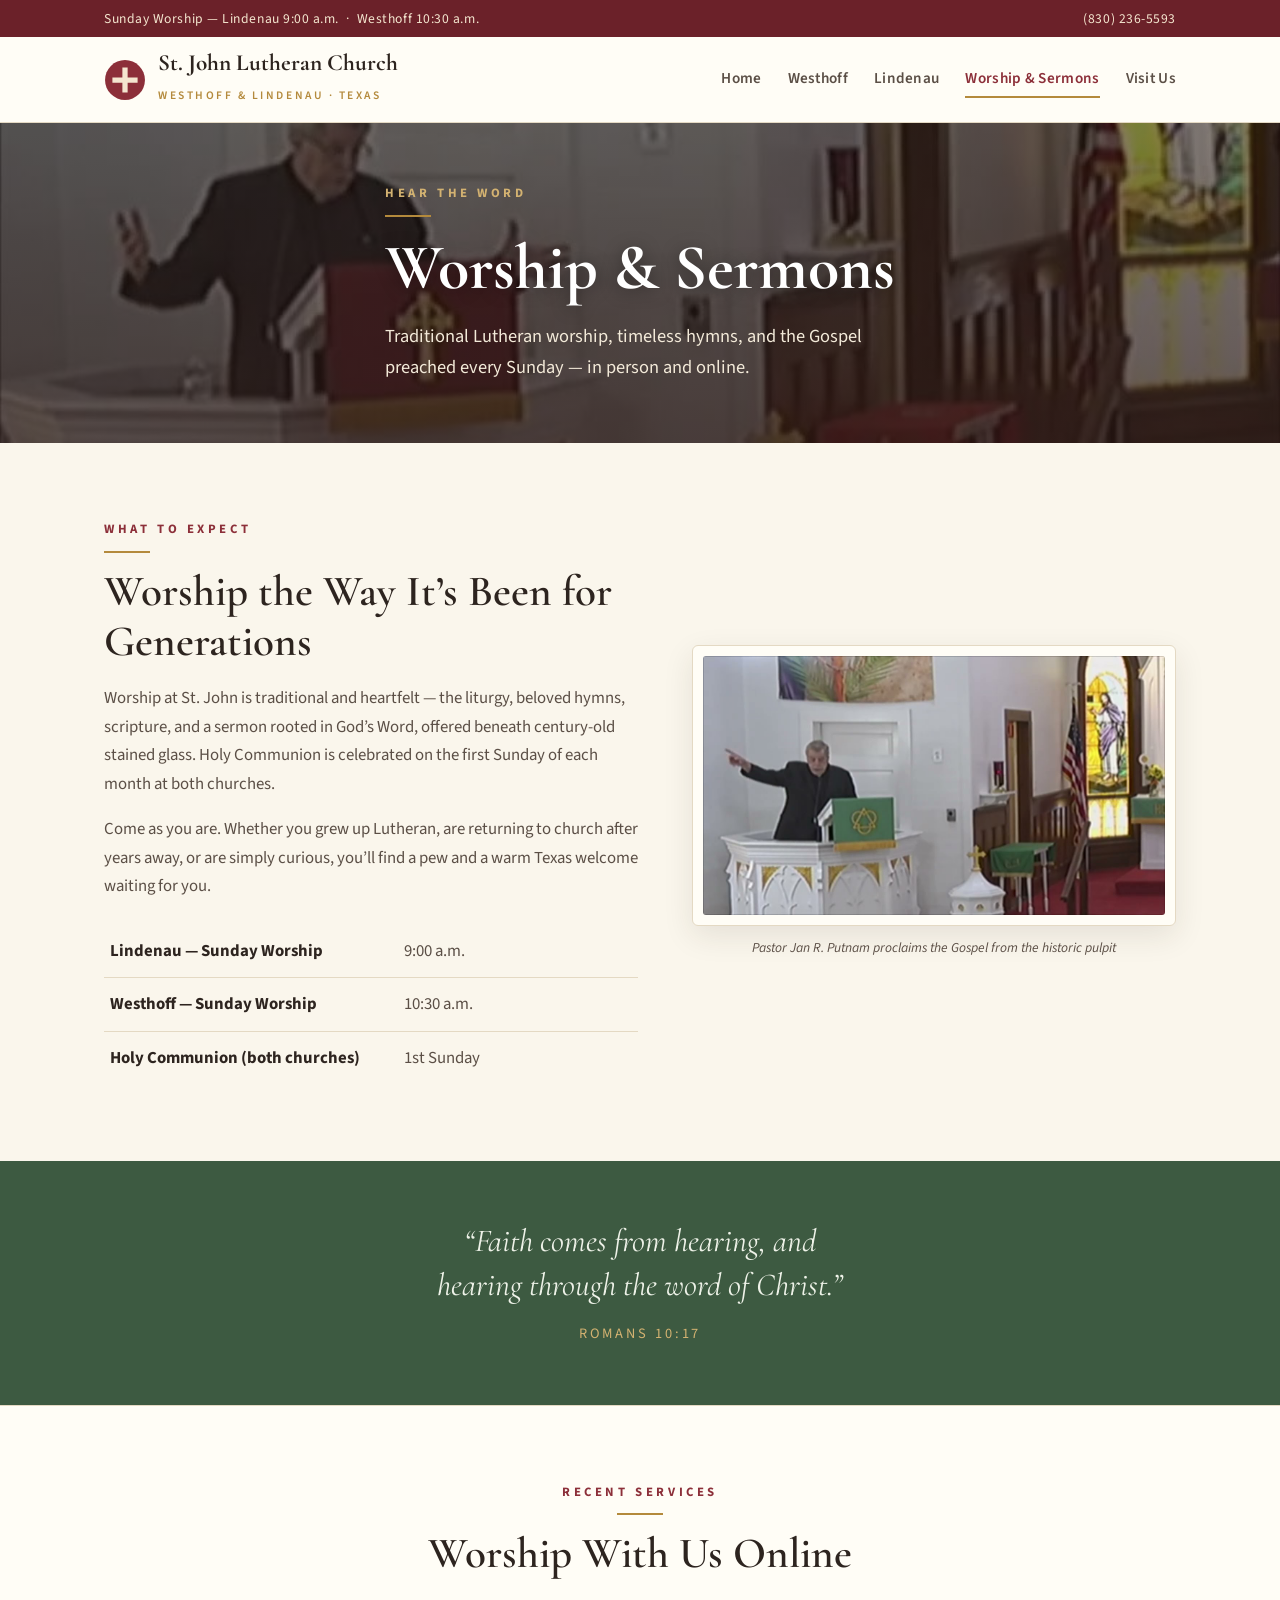
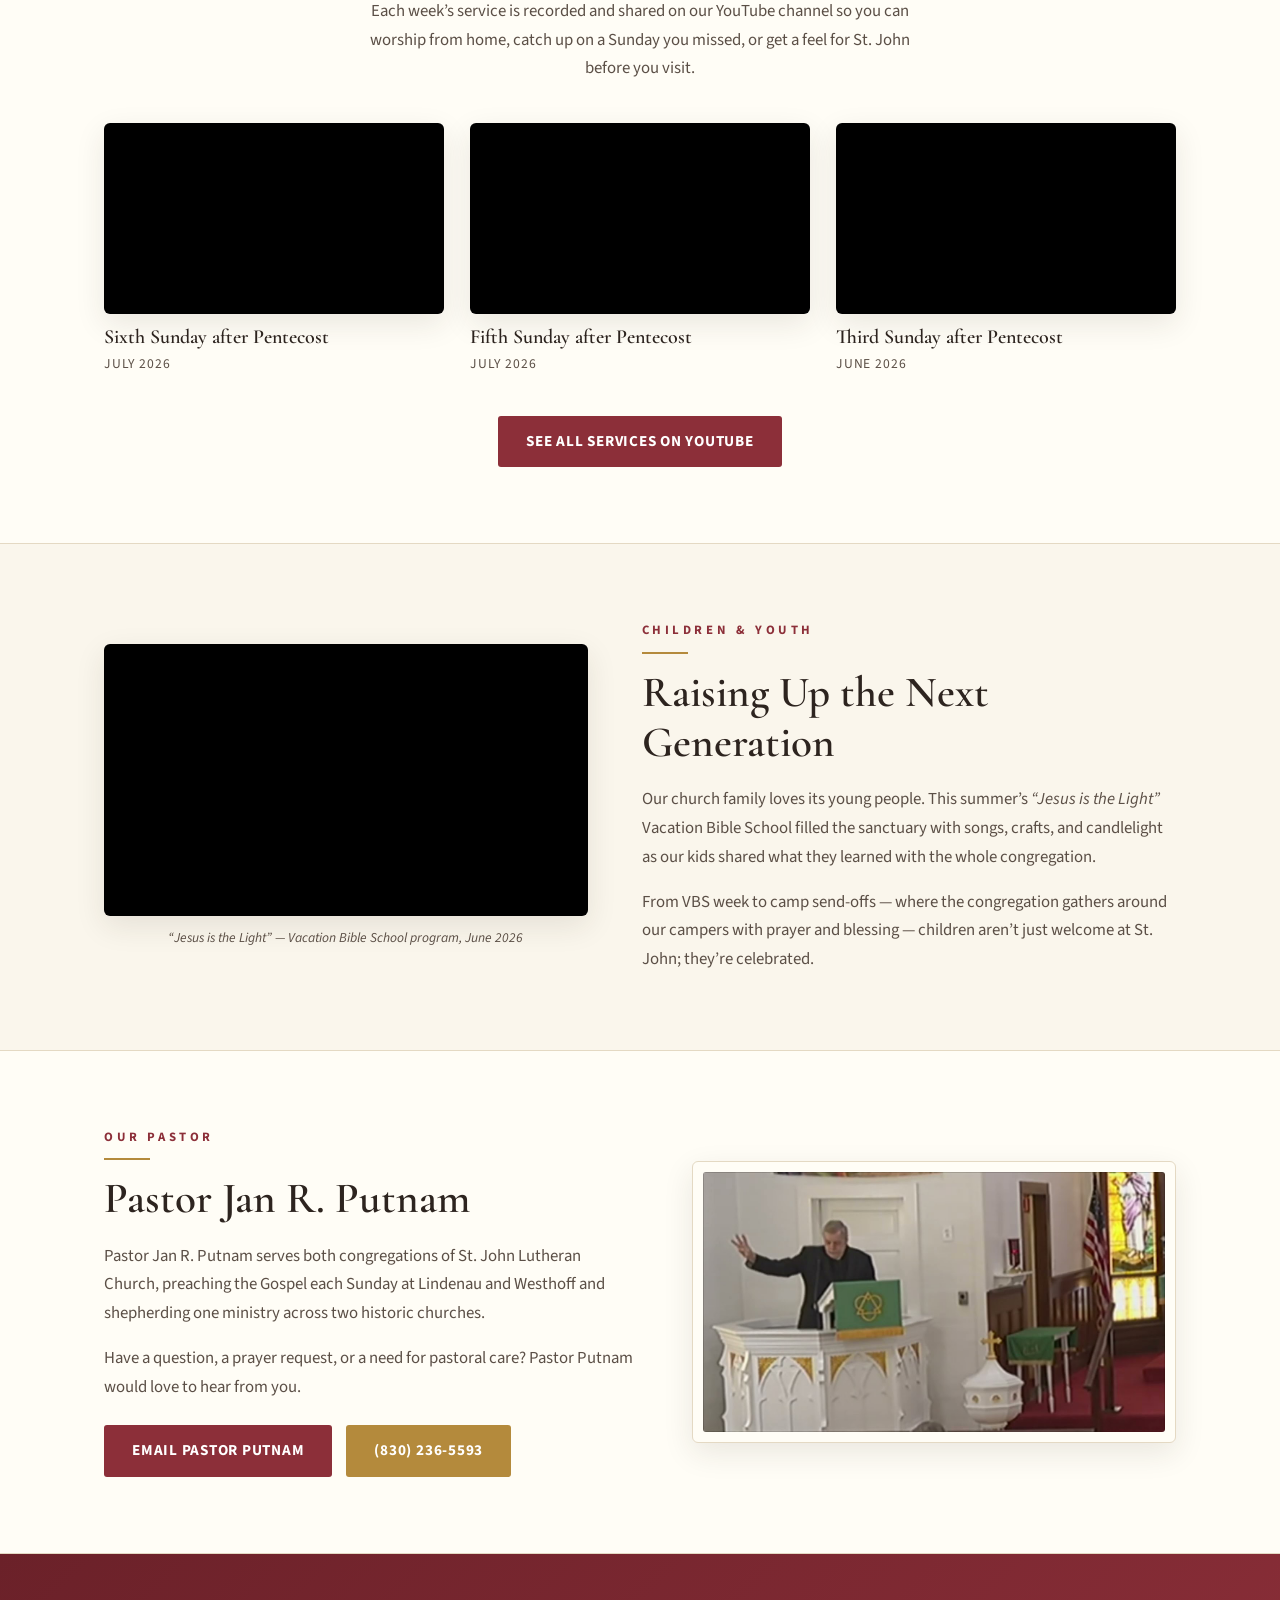
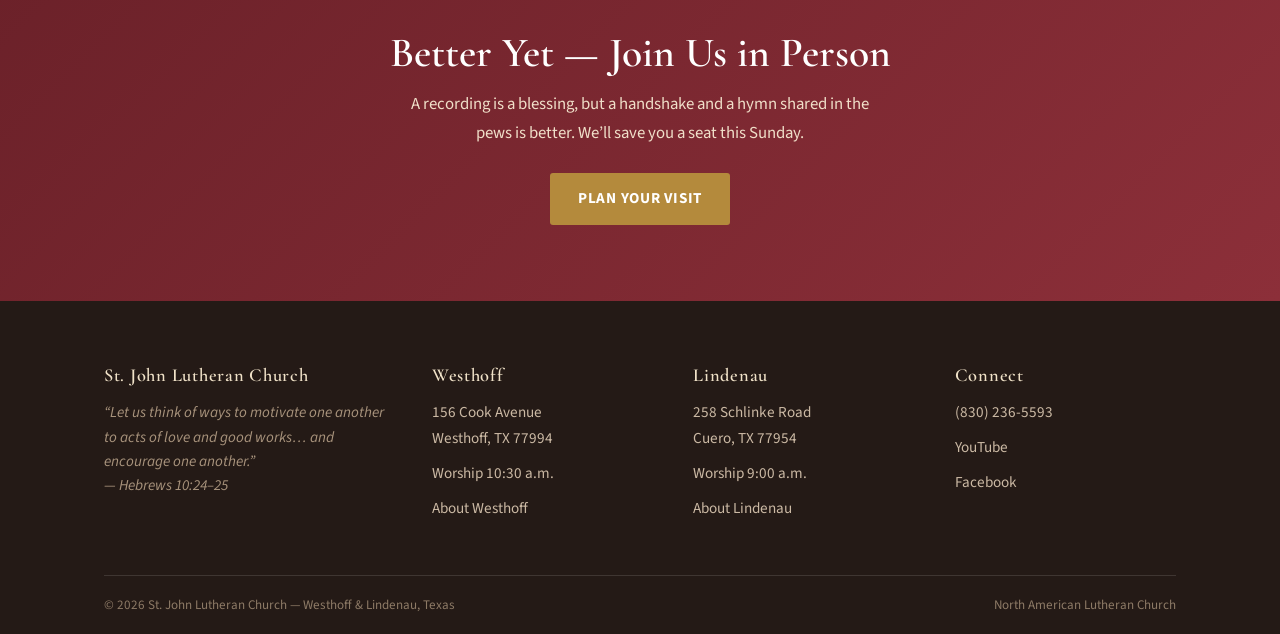
<file: worship.html>
<!DOCTYPE html>
<html lang="en">
<head>
<meta charset="UTF-8">
<meta name="viewport" content="width=device-width, initial-scale=1.0">
<title>Worship &amp; Sermons | St. John Lutheran Church — Westhoff &amp; Lindenau, Texas</title>
<meta name="description" content="Watch recent worship services and sermons from St. John Lutheran Church of Westhoff and Lindenau, Texas. Traditional Lutheran worship with Pastor Jan R. Putnam — Sundays 9:00 a.m. and 10:30 a.m.">
<link rel="icon" href="data:image/svg+xml,%3Csvg xmlns='http://www.w3.org/2000/svg' viewBox='0 0 40 40'%3E%3Ccircle cx='20' cy='20' r='19' fill='%238c2f39'/%3E%3Cpath d='M17.5 8h5v9.5H32v5H22.5V32h-5V22.5H8v-5h9.5z' fill='%23f4e6cf'/%3E%3C/svg%3E">
<link rel="preconnect" href="https://fonts.googleapis.com">
<link rel="preconnect" href="https://fonts.gstatic.com" crossorigin>
<link href="https://fonts.googleapis.com/css2?family=Cormorant+Garamond:ital,wght@0,500;0,600;0,700;1,500&family=Source+Sans+3:ital,wght@0,400;0,600;0,700;1,400&display=swap" rel="stylesheet">
<link rel="stylesheet" href="styles.css">
</head>
<body>

<div class="topbar">
  <div class="container">
    <span class="times">Sunday Worship — Lindenau 9:00 a.m. &nbsp;·&nbsp; Westhoff 10:30 a.m.</span>
    <span><a href="tel:8302365593">(830) 236-5593</a></span>
  </div>
</div>

<header class="site">
  <div class="container">
    <a class="brand" href="index.html">
      <svg width="42" height="42" viewBox="0 0 40 40" aria-hidden="true"><circle cx="20" cy="20" r="19" fill="#8c2f39"/><path d="M17.5 8h5v9.5H32v5H22.5V32h-5V22.5H8v-5h9.5z" fill="#f4e6cf"/></svg>
      <span>
        <span class="name">St. John Lutheran Church</span><br>
        <span class="sub">Westhoff &amp; Lindenau · Texas</span>
      </span>
    </a>
    <button class="nav-toggle" aria-label="Menu" onclick="document.querySelector('nav.main').classList.toggle('open')">
      <span></span><span></span><span></span>
    </button>
    <nav class="main">
      <a href="index.html">Home</a>
      <a href="westhoff.html">Westhoff</a>
      <a href="lindenau.html">Lindenau</a>
      <a href="worship.html" class="active">Worship &amp; Sermons</a>
      <a href="contact.html">Visit Us</a>
    </nav>
  </div>
</header>

<div class="hero small" style="background-image:url('images/sanctuary-pentecost-red.jpg')">
  <div class="container">
    <span class="kicker" style="color:#d3b271">Hear the Word</span>
    <h1>Worship &amp; Sermons</h1>
    <p class="lead">Traditional Lutheran worship, timeless hymns, and the Gospel preached every Sunday — in person and online.</p>
  </div>
</div>

<section>
  <div class="container split">
    <div>
      <span class="kicker">What to Expect</span>
      <h2 class="title">Worship the Way It&rsquo;s Been for Generations</h2>
      <div class="prose">
        <p>Worship at St. John is traditional and heartfelt — the liturgy, beloved hymns, scripture, and a sermon rooted in God&rsquo;s Word, offered beneath century-old stained glass. Holy Communion is celebrated on the first Sunday of each month at both churches.</p>
        <p>Come as you are. Whether you grew up Lutheran, are returning to church after years away, or are simply curious, you&rsquo;ll find a pew and a warm Texas welcome waiting for you.</p>
      </div>
      <table class="sched" style="margin-top:24px">
        <tr><td>Lindenau — Sunday Worship</td><td>9:00 a.m.</td></tr>
        <tr><td>Westhoff — Sunday Worship</td><td>10:30 a.m.</td></tr>
        <tr><td>Holy Communion (both churches)</td><td>1st Sunday</td></tr>
      </table>
    </div>
    <div>
      <div class="frame">
        <img src="images/sanctuary-sermon.jpg" alt="Pastor Jan R. Putnam preaching at St. John Lutheran Church" loading="lazy">
      </div>
      <p class="caption">Pastor Jan R. Putnam proclaims the Gospel from the historic pulpit</p>
    </div>
  </div>
</section>

<div class="verse-band">
  <div class="container">
    <blockquote>&ldquo;Faith comes from hearing, and hearing through the word of Christ.&rdquo;</blockquote>
    <cite>Romans 10:17</cite>
  </div>
</div>

<section class="alt">
  <div class="container">
    <div class="center" style="margin-bottom:40px">
      <span class="kicker">Recent Services</span>
      <h2 class="title">Worship With Us Online</h2>
      <p class="prose">Each week&rsquo;s service is recorded and shared on our YouTube channel so you can worship from home, catch up on a Sunday you missed, or get a feel for St. John before you visit.</p>
    </div>
    <div class="grid-3">
      <div>
        <div class="video"><iframe src="https://www.youtube-nocookie.com/embed/Yas7yvi9U6o" title="Sixth Sunday after Pentecost" loading="lazy" allowfullscreen></iframe></div>
        <div class="video-meta"><h3>Sixth Sunday after Pentecost</h3><span>July 2026</span></div>
      </div>
      <div>
        <div class="video"><iframe src="https://www.youtube-nocookie.com/embed/j4_4KNzkN8o" title="Fifth Sunday after Pentecost" loading="lazy" allowfullscreen></iframe></div>
        <div class="video-meta"><h3>Fifth Sunday after Pentecost</h3><span>July 2026</span></div>
      </div>
      <div>
        <div class="video"><iframe src="https://www.youtube-nocookie.com/embed/e_CODduH8CA" title="Third Sunday after Pentecost" loading="lazy" allowfullscreen></iframe></div>
        <div class="video-meta"><h3>Third Sunday after Pentecost</h3><span>June 2026</span></div>
      </div>
    </div>
    <div class="center" style="margin-top:38px">
      <a class="btn btn-red" href="https://www.youtube.com/@stjohnlutheranwl4868" target="_blank" rel="noopener">See All Services on YouTube</a>
    </div>
  </div>
</section>

<section>
  <div class="container split rev">
    <div>
      <div class="video">
        <iframe src="https://www.youtube-nocookie.com/embed/hDQAT-KTcOI" title="Jesus is the Light VBS Program" loading="lazy" allowfullscreen></iframe>
      </div>
      <p class="caption">&ldquo;Jesus is the Light&rdquo; — Vacation Bible School program, June 2026</p>
    </div>
    <div>
      <span class="kicker">Children &amp; Youth</span>
      <h2 class="title">Raising Up the Next Generation</h2>
      <div class="prose">
        <p>Our church family loves its young people. This summer&rsquo;s <em>&ldquo;Jesus is the Light&rdquo;</em> Vacation Bible School filled the sanctuary with songs, crafts, and candlelight as our kids shared what they learned with the whole congregation.</p>
        <p>From VBS week to camp send-offs — where the congregation gathers around our campers with prayer and blessing — children aren&rsquo;t just welcome at St. John; they&rsquo;re celebrated.</p>
      </div>
    </div>
  </div>
</section>

<section class="alt">
  <div class="container split">
    <div>
      <span class="kicker">Our Pastor</span>
      <h2 class="title">Pastor Jan R. Putnam</h2>
      <div class="prose">
        <p>Pastor Jan R. Putnam serves both congregations of St. John Lutheran Church, preaching the Gospel each Sunday at Lindenau and Westhoff and shepherding one ministry across two historic churches.</p>
        <p>Have a question, a prayer request, or a need for pastoral care? Pastor Putnam would love to hear from you.</p>
      </div>
      <div class="actions" style="margin-top:24px; display:flex; gap:14px; flex-wrap:wrap;">
        <a class="btn btn-red" href="mailto:jrptulsa@gmail.com">Email Pastor Putnam</a>
        <a class="btn btn-gold" href="tel:8302365593">(830) 236-5593</a>
      </div>
    </div>
    <div>
      <div class="frame">
        <img src="images/sanctuary-pulpit-green.jpg" alt="Pastor Jan R. Putnam in the pulpit at St. John Lutheran Church" loading="lazy">
      </div>
    </div>
  </div>
</section>

<section class="cta-band">
  <div class="container">
    <h2>Better Yet — Join Us in Person</h2>
    <p>A recording is a blessing, but a handshake and a hymn shared in the pews is better. We&rsquo;ll save you a seat this Sunday.</p>
    <a class="btn btn-gold" href="contact.html">Plan Your Visit</a>
  </div>
</section>

<footer class="site">
  <div class="container">
    <div class="cols">
      <div>
        <h4>St. John Lutheran Church</h4>
        <p class="verse">&ldquo;Let us think of ways to motivate one another to acts of love and good works&hellip; and encourage one another.&rdquo;<br>— Hebrews 10:24–25</p>
      </div>
      <div>
        <h4>Westhoff</h4>
        <ul>
          <li>156 Cook Avenue<br>Westhoff, TX 77994</li>
          <li>Worship 10:30 a.m.</li>
          <li><a href="westhoff.html">About Westhoff</a></li>
        </ul>
      </div>
      <div>
        <h4>Lindenau</h4>
        <ul>
          <li>258 Schlinke Road<br>Cuero, TX 77954</li>
          <li>Worship 9:00 a.m.</li>
          <li><a href="lindenau.html">About Lindenau</a></li>
        </ul>
      </div>
      <div>
        <h4>Connect</h4>
        <ul>
          <li><a href="tel:8302365593">(830) 236-5593</a></li>
          <li><a href="https://www.youtube.com/@stjohnlutheranwl4868" target="_blank" rel="noopener">YouTube</a></li>
          <li><a href="https://www.facebook.com/people/St-John-Lutheran-of-Westhoff/100069569332849/" target="_blank" rel="noopener">Facebook</a></li>
        </ul>
      </div>
    </div>
    <div class="foot-bottom">
      <span>&copy; 2026 St. John Lutheran Church — Westhoff &amp; Lindenau, Texas</span>
      <span>North American Lutheran Church</span>
    </div>
  </div>
</footer>

  <!-- Demo tracking (CRM → Demo Tracking). Remove at go-live. -->
  <script async src="https://www.elijahdesent.com/demo.js"></script>
</body>
</html>
</file>
<file: styles.css>
/* St. John Lutheran Church — Westhoff & Lindenau, Texas */

:root {
  --ink: #2d241f;
  --ink-soft: #5b4f46;
  --cream: #faf6ec;
  --paper: #fffdf6;
  --parchment: #f3ecdb;
  --line: #e4d9c3;
  --red: #8c2f39;
  --red-deep: #6b2129;
  --gold: #b48a3c;
  --gold-soft: #d3b271;
  --green: #3d5a41;
  --shadow: 0 10px 30px rgba(45, 36, 31, 0.10);
}

* { margin: 0; padding: 0; box-sizing: border-box; }

html { scroll-behavior: smooth; }

body {
  font-family: "Source Sans 3", "Segoe UI", sans-serif;
  font-size: 1.05rem;
  line-height: 1.7;
  color: var(--ink);
  background: var(--cream);
}

img { max-width: 100%; display: block; }

h1, h2, h3, h4 { font-family: "Cormorant Garamond", Georgia, serif; font-weight: 600; line-height: 1.15; }

a { color: var(--red); }

.container { max-width: 1120px; margin: 0 auto; padding: 0 24px; }

/* ---------- Top bar ---------- */
.topbar {
  background: var(--red-deep);
  color: #f4e6cf;
  font-size: 0.85rem;
  letter-spacing: 0.04em;
}
.topbar .container {
  display: flex; justify-content: space-between; align-items: center;
  padding-top: 7px; padding-bottom: 7px; gap: 16px;
}
.topbar a { color: #f4e6cf; text-decoration: none; }
.topbar a:hover { color: #fff; }
.topbar .times { white-space: nowrap; overflow: hidden; text-overflow: ellipsis; }

/* ---------- Header / nav ---------- */
header.site {
  background: var(--paper);
  border-bottom: 1px solid var(--line);
  position: sticky; top: 0; z-index: 50;
}
header.site .container {
  display: flex; align-items: center; justify-content: space-between;
  padding-top: 14px; padding-bottom: 14px;
}
.brand { display: flex; align-items: center; gap: 12px; text-decoration: none; color: var(--ink); }
.brand svg { flex: 0 0 auto; }
.brand .name {
  font-family: "Cormorant Garamond", Georgia, serif;
  font-size: 1.45rem; font-weight: 700; line-height: 1.05;
}
.brand .sub {
  font-size: 0.72rem; letter-spacing: 0.22em; text-transform: uppercase;
  color: var(--gold); font-weight: 600;
}
nav.main { display: flex; align-items: center; gap: 26px; }
nav.main a {
  text-decoration: none; color: var(--ink-soft); font-weight: 600;
  font-size: 0.95rem; letter-spacing: 0.02em;
  padding: 4px 0; border-bottom: 2px solid transparent;
}
nav.main a:hover { color: var(--red); }
nav.main a.active { color: var(--red); border-bottom-color: var(--gold); }
.nav-toggle { display: none; background: none; border: none; cursor: pointer; padding: 6px; }
.nav-toggle span { display: block; width: 24px; height: 2px; background: var(--ink); margin: 5px 0; transition: 0.2s; }

/* ---------- Hero ---------- */
.hero {
  position: relative; color: #fff;
  min-height: 520px;
  display: flex; align-items: center;
  background-size: cover; background-position: center;
}
.hero::before {
  content: ""; position: absolute; inset: 0;
  background: linear-gradient(180deg, rgba(30,20,16,0.55) 0%, rgba(43,26,22,0.72) 100%);
}
.hero .container { position: relative; padding-top: 90px; padding-bottom: 90px; }
.hero .kicker { color: var(--gold-soft); }
.hero h1 {
  font-size: clamp(2.4rem, 5.5vw, 4rem);
  font-weight: 700; margin: 10px 0 16px; max-width: 17ch;
  text-shadow: 0 2px 18px rgba(0,0,0,0.4);
}
.hero p.lead { max-width: 56ch; font-size: 1.15rem; color: #f3ead9; }
.hero .actions { margin-top: 30px; display: flex; gap: 14px; flex-wrap: wrap; }

.hero.small { min-height: 320px; }
.hero.small .container { padding-top: 60px; padding-bottom: 60px; }

/* ---------- Buttons ---------- */
.btn {
  display: inline-block; text-decoration: none; font-weight: 700;
  padding: 13px 28px; border-radius: 3px; font-size: 0.95rem;
  letter-spacing: 0.05em; text-transform: uppercase;
  transition: background 0.2s, color 0.2s;
}
.btn-gold { background: var(--gold); color: #fff; }
.btn-gold:hover { background: #9d7630; }
.btn-outline { border: 1.5px solid rgba(255,255,255,0.85); color: #fff; }
.btn-outline:hover { background: rgba(255,255,255,0.14); }
.btn-red { background: var(--red); color: #fff; }
.btn-red:hover { background: var(--red-deep); }

/* ---------- Section scaffolding ---------- */
section { padding: 76px 0; }
section.tight { padding: 56px 0; }
.kicker {
  display: block; font-size: 0.8rem; font-weight: 700;
  letter-spacing: 0.28em; text-transform: uppercase; color: var(--red);
}
.kicker::after {
  content: ""; display: block; width: 46px; height: 2px;
  background: var(--gold); margin-top: 10px; margin-bottom: 14px;
}
.center .kicker::after { margin-left: auto; margin-right: auto; }
.center { text-align: center; }
.center .kicker { margin-left: auto; margin-right: auto; }
h2.title { font-size: clamp(1.9rem, 3.6vw, 2.7rem); margin-bottom: 18px; }
.prose p + p { margin-top: 1em; }
.prose { color: var(--ink-soft); max-width: 70ch; }
.center .prose { margin-left: auto; margin-right: auto; }

.alt { background: var(--paper); border-top: 1px solid var(--line); border-bottom: 1px solid var(--line); }
.parch { background: var(--parchment); }

/* ---------- Verse band ---------- */
.verse-band { background: var(--green); color: #eef2e8; text-align: center; padding: 58px 0; }
.verse-band blockquote {
  font-family: "Cormorant Garamond", Georgia, serif;
  font-size: clamp(1.4rem, 3vw, 2rem); font-style: italic; max-width: 30ch;
  margin: 0 auto; line-height: 1.4;
}
.verse-band cite { display: block; margin-top: 14px; font-style: normal; font-size: 0.9rem; letter-spacing: 0.2em; text-transform: uppercase; color: var(--gold-soft); }

/* ---------- Cards / grids ---------- */
.grid-2 { display: grid; grid-template-columns: 1fr 1fr; gap: 34px; }
.grid-3 { display: grid; grid-template-columns: repeat(3, 1fr); gap: 26px; }

.church-card {
  background: var(--paper); border: 1px solid var(--line); border-radius: 6px;
  overflow: hidden; box-shadow: var(--shadow);
  display: flex; flex-direction: column;
}
.church-card .img-wrap { height: 320px; overflow: hidden; background: var(--parchment); }
.church-card img { width: 100%; height: 100%; object-fit: cover; object-position: center 20%; transition: transform 0.4s; }
.church-card:hover img { transform: scale(1.04); }
.church-card .body { padding: 28px 30px 30px; flex: 1; display: flex; flex-direction: column; }
.church-card h3 { font-size: 1.7rem; margin-bottom: 4px; }
.church-card .where { color: var(--gold); font-weight: 700; font-size: 0.82rem; letter-spacing: 0.18em; text-transform: uppercase; margin-bottom: 12px; }
.church-card p { color: var(--ink-soft); margin-bottom: 18px; }
.church-card .time {
  font-family: "Cormorant Garamond", Georgia, serif; font-size: 1.35rem; font-weight: 700;
  color: var(--red); margin-bottom: 18px;
}
.church-card .btn { margin-top: auto; align-self: flex-start; }

/* schedule tables */
.sched { width: 100%; border-collapse: collapse; }
.sched td { padding: 12px 6px; border-bottom: 1px solid var(--line); color: var(--ink-soft); }
.sched td:first-child { font-weight: 700; color: var(--ink); width: 55%; }
.sched tr:last-child td { border-bottom: none; }

/* stat tiles */
.stats { display: grid; grid-template-columns: repeat(4, 1fr); gap: 22px; text-align: center; }
.stat { background: var(--paper); border: 1px solid var(--line); border-radius: 6px; padding: 28px 14px; }
.stat .num { font-family: "Cormorant Garamond", Georgia, serif; font-size: 2.6rem; font-weight: 700; color: var(--red); line-height: 1; }
.stat .lbl { margin-top: 8px; font-size: 0.8rem; letter-spacing: 0.16em; text-transform: uppercase; color: var(--ink-soft); font-weight: 600; }

/* ---------- Timeline ---------- */
.timeline { position: relative; margin-top: 26px; }
.timeline::before { content: ""; position: absolute; left: 7px; top: 4px; bottom: 4px; width: 2px; background: var(--gold-soft); }
.tl-item { position: relative; padding: 0 0 30px 40px; }
.tl-item:last-child { padding-bottom: 0; }
.tl-item::before {
  content: ""; position: absolute; left: 0; top: 7px; width: 12px; height: 12px;
  border-radius: 50%; background: var(--red); border: 2px solid var(--paper); box-shadow: 0 0 0 2px var(--gold-soft);
}
.tl-item .year { font-family: "Cormorant Garamond", Georgia, serif; font-size: 1.35rem; font-weight: 700; color: var(--red); }
.tl-item p { color: var(--ink-soft); }

/* ---------- Split layouts ---------- */
.split { display: grid; grid-template-columns: 1.05fr 0.95fr; gap: 54px; align-items: center; }
.split.rev { grid-template-columns: 0.95fr 1.05fr; }
.split .photo { border-radius: 6px; overflow: hidden; box-shadow: var(--shadow); }
.split .photo img { width: 100%; height: 100%; object-fit: cover; }
.frame { border: 1px solid var(--line); background: var(--paper); padding: 10px; border-radius: 6px; box-shadow: var(--shadow); }
.frame img { border-radius: 3px; }
.caption { font-size: 0.85rem; color: var(--ink-soft); text-align: center; margin-top: 10px; font-style: italic; }

/* ---------- Video embeds ---------- */
.video { position: relative; padding-top: 56.25%; border-radius: 6px; overflow: hidden; box-shadow: var(--shadow); background: #000; }
.video iframe { position: absolute; inset: 0; width: 100%; height: 100%; border: 0; }
.video-meta { margin-top: 12px; }
.video-meta h3 { font-size: 1.25rem; }
.video-meta span { font-size: 0.85rem; color: var(--ink-soft); letter-spacing: 0.06em; text-transform: uppercase; }

/* ---------- Gallery ---------- */
.gallery { display: grid; grid-template-columns: repeat(3, 1fr); gap: 18px; }
.gallery figure { border-radius: 6px; overflow: hidden; box-shadow: var(--shadow); margin: 0; position: relative; }
.gallery img { width: 100%; height: 240px; object-fit: cover; transition: transform 0.4s; }
.gallery figure:hover img { transform: scale(1.05); }

/* ---------- Info / contact ---------- */
.info-card {
  background: var(--paper); border: 1px solid var(--line); border-left: 4px solid var(--gold);
  border-radius: 6px; padding: 28px 30px; box-shadow: var(--shadow);
}
.info-card h3 { font-size: 1.4rem; margin-bottom: 8px; }
.info-card p { color: var(--ink-soft); }
.info-card a { font-weight: 600; }

.map-embed { border: 1px solid var(--line); border-radius: 6px; overflow: hidden; box-shadow: var(--shadow); }
.map-embed iframe { display: block; width: 100%; height: 300px; border: 0; }

/* form */
form.contact { display: grid; gap: 16px; }
form.contact .row { display: grid; grid-template-columns: 1fr 1fr; gap: 16px; }
form.contact input, form.contact textarea, form.contact select {
  width: 100%; padding: 13px 15px; border: 1px solid var(--line); border-radius: 4px;
  background: #fff; font: inherit; color: var(--ink);
}
form.contact input:focus, form.contact textarea:focus, form.contact select:focus {
  outline: 2px solid var(--gold-soft); border-color: var(--gold);
}
.form-note { font-size: 0.85rem; color: var(--ink-soft); font-style: italic; }
.form-thanks { display: none; background: #eef3e9; border: 1px solid var(--green); color: var(--green); padding: 18px 20px; border-radius: 6px; font-weight: 600; }

/* ---------- CTA band ---------- */
.cta-band { background: linear-gradient(135deg, var(--red-deep), var(--red)); color: #fff; text-align: center; }
.cta-band h2 { font-size: clamp(1.8rem, 3.4vw, 2.6rem); margin-bottom: 12px; }
.cta-band p { color: #f0dfc9; max-width: 60ch; margin: 0 auto 26px; }

/* ---------- Footer ---------- */
footer.site { background: #241a16; color: #cbb9a4; padding: 64px 0 0; font-size: 0.95rem; }
footer.site .cols { display: grid; grid-template-columns: 1.3fr 1fr 1fr 1fr; gap: 40px; padding-bottom: 44px; }
footer.site h4 { color: #f0e2c8; font-size: 1.15rem; margin-bottom: 14px; letter-spacing: 0.04em; }
footer.site a { color: #cbb9a4; text-decoration: none; }
footer.site a:hover { color: #fff; }
footer.site ul { list-style: none; }
footer.site li { margin-bottom: 9px; }
footer.site .verse { font-style: italic; line-height: 1.6; color: #a8937c; }
.foot-bottom { border-top: 1px solid rgba(255,255,255,0.12); padding: 18px 0; font-size: 0.82rem; color: #8d7a66; display: flex; justify-content: space-between; gap: 12px; flex-wrap: wrap; }

/* ---------- Responsive ---------- */
@media (max-width: 920px) {
  .grid-2, .split, .split.rev { grid-template-columns: 1fr; }
  .split { gap: 30px; }
  .stats { grid-template-columns: repeat(2, 1fr); }
  .gallery, .grid-3 { grid-template-columns: 1fr 1fr; }
  footer.site .cols { grid-template-columns: 1fr 1fr; }
}
@media (max-width: 720px) {
  .nav-toggle { display: block; }
  nav.main {
    display: none; position: absolute; top: 100%; left: 0; right: 0;
    background: var(--paper); flex-direction: column; gap: 0;
    border-bottom: 1px solid var(--line); box-shadow: var(--shadow);
  }
  nav.main.open { display: flex; }
  nav.main a { padding: 15px 24px; width: 100%; border-bottom: 1px solid var(--line); }
  .topbar .times { display: none; }
  .gallery, .grid-3 { grid-template-columns: 1fr; }
  form.contact .row { grid-template-columns: 1fr; }
  footer.site .cols { grid-template-columns: 1fr; }
  .hero { min-height: 440px; }
}
</file>
